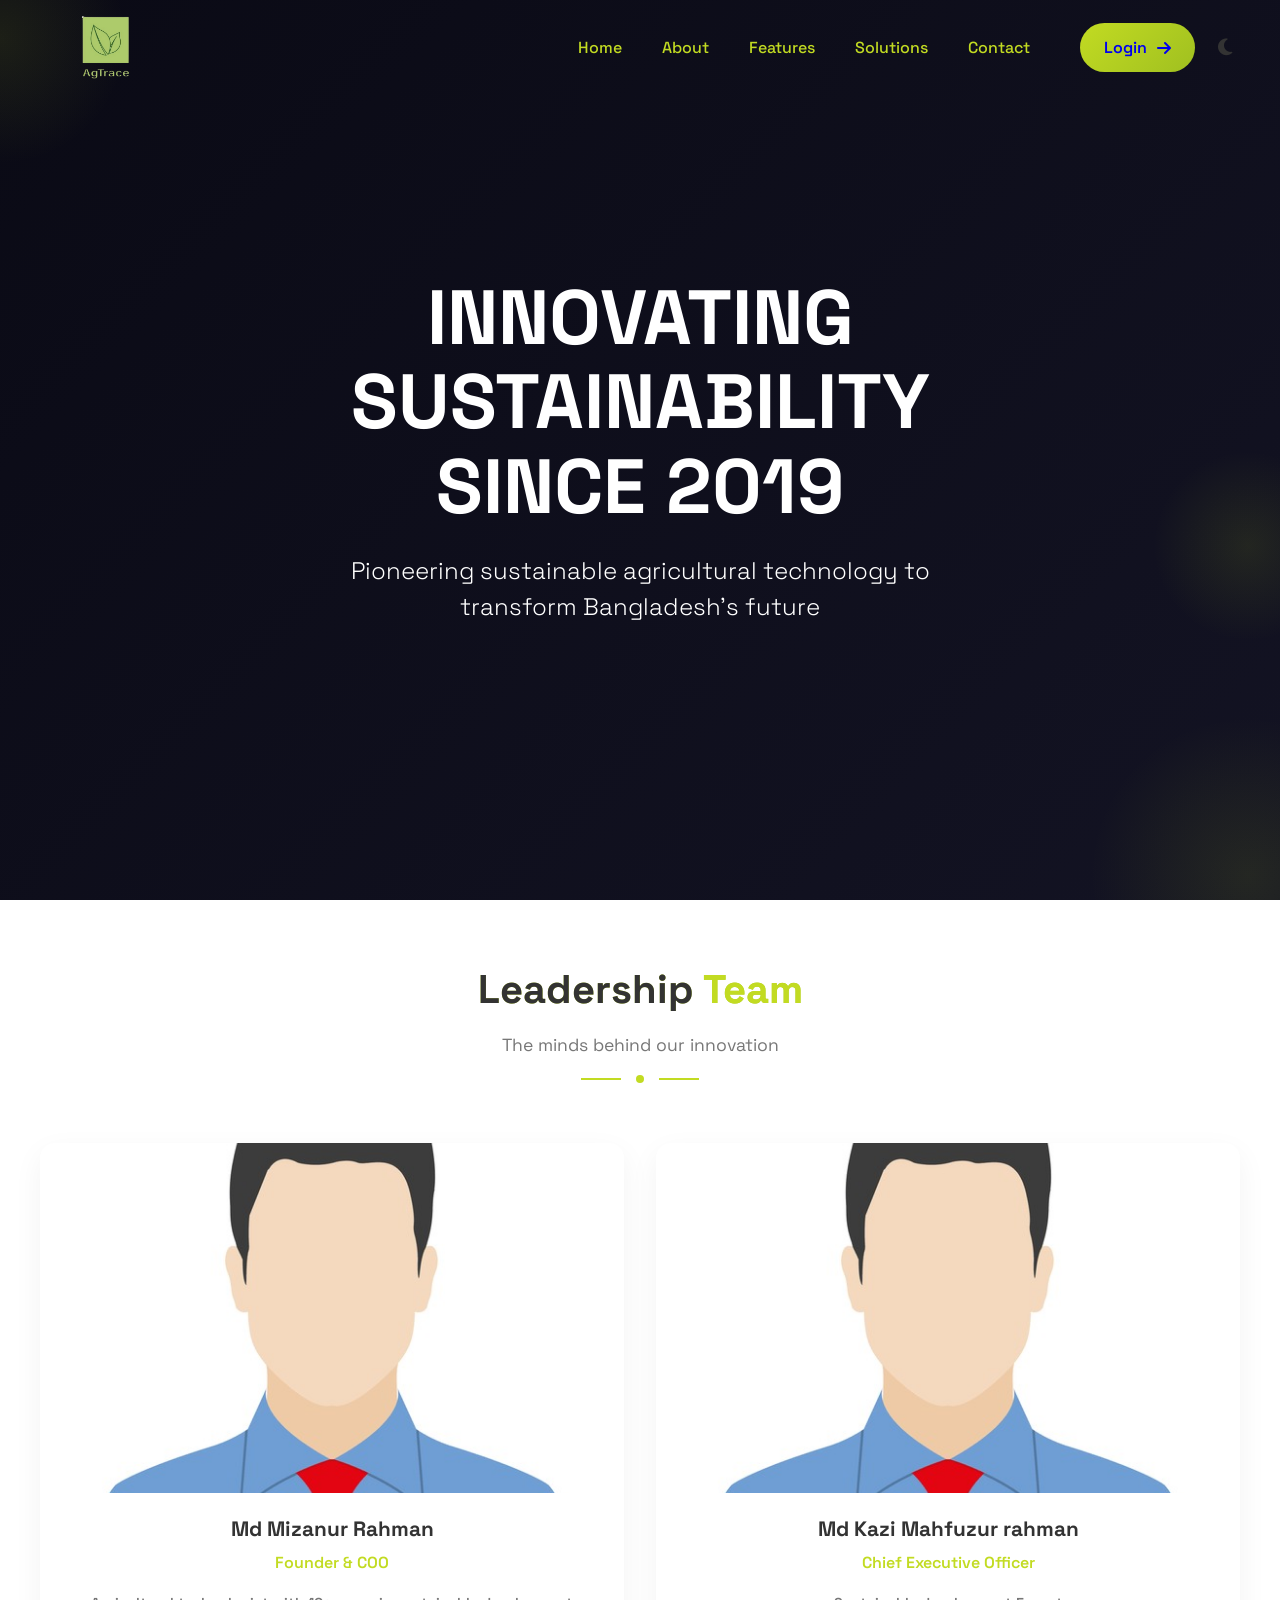
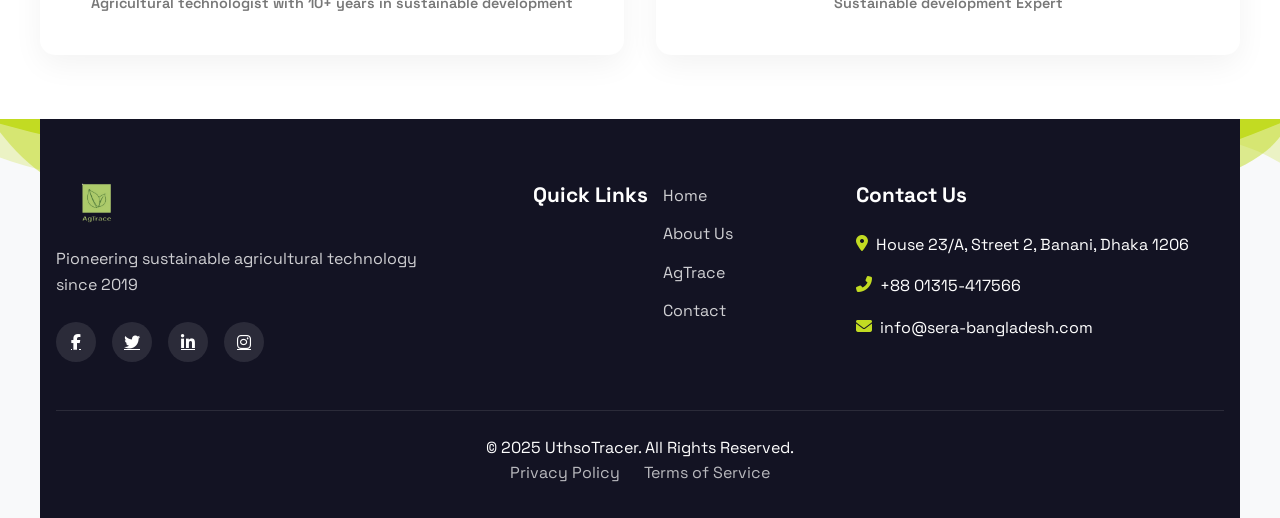
<file: about.html>
<!DOCTYPE html>
<html lang="en">
<head>
    <meta charset="UTF-8">
    <meta name="viewport" content="width=device-width, initial-scale=1.0">
    <title>UthsoTracer | About</title>
    <link rel="stylesheet" href="styles.css">
    <link href="https://cdnjs.cloudflare.com/ajax/libs/font-awesome/6.5.0/css/all.min.css" rel="stylesheet">
    <link href="https://fonts.googleapis.com/css2?family=Space+Grotesk:wght@300;400;500;600;700&display=swap" rel="stylesheet">
    <a href="#" class="back-to-top" aria-label="Back to top">
        <i class="fas fa-arrow-up"></i>
      </a>
</head>
<body>
    <header class="header">
        <nav class="navbar">
            <a href="index.html" class="logo">
                <img src="assets/newone-121212.png" alt="SERA Logo" class="logo-img">
                <span class="logo-glow"></span>
            </a>
            
            <div class="nav-container">
                <ul class="nav-links">
                    <li><a href="index.html" class="nav-link hover-underline">Home</a></li>
                    <li><a href="about.html" class="nav-link hover-underline active">About</a></li>
                    <li><a href="traceability.html" class="nav-link hover-underline">Features</a></li>
                    <!-- <li><a href="#expertise" class="nav-link hover-underline">Expertise</a></li> -->
                    <li><a href="#solutions" class="nav-link hover-underline">Solutions</a></li>
                    <li><a href="contact.html" class="nav-link hover-underline">Contact</a></li>
                </ul>

                <div class="nav-actions">
                    <a href="https://pro14.sourcetrace.com:14443/AgTrace/login_execute" class="login-btn neo-btn">
                        <span>Login</span>
                        <i class="fas fa-arrow-right"></i>
                    </a>
                    <button id="darkModeToggle" class="dark-mode-icon-btn">
                        <i id="darkModeIcon" class="fas fa-moon"></i>
                    </button>
                </div>
            </div>

            <button class="hamburger" id="hamburger-menu">
                <span></span>
                <span></span>
                <span></span>
            </button>
        </nav>
    </header>

    <main>
       <!-- Hero Section -->
    <section class="about-hero">
        <div class="hero-bg">
            <div class="hero-particle"></div>
            <div class="hero-particle"></div>
            <div class="hero-particle"></div>
        </div>
        <div class="hero-content">
            <h1 class="hero-title">
                <span class="title-line">Innovating</span>
                <span class="title-line">Sustainability</span>
                <span class="title-line">Since 2019</span>
            </h1>
            <p class="hero-subtitle">Pioneering sustainable agricultural technology to transform Bangladesh's future</p>
        </div>
    </section>

    <!-- About Content Section
    <section class="about-content">
        <div class="container">
            <div class="section-header">
                <h2 class="section-title">About SERA Bangladesh</h2>
                <p class="section-subtitle">Empowering sustainable development through innovation and technology</p>
                <div class="section-divider">
                    <div class="divider-line"></div>
                    <div class="divider-dot"></div>
                    <div class="divider-line"></div>
                </div>
            </div> -->

            <!-- <div class="about-text visible">
                <p>Founded in 2019 and headquartered in Dhaka, <span class="highlight-text">SERA Bangladesh</span> is a leading organization for sustainable development, empowers a diverse clientele government entities, non-profits, private businesses, and individuals through its multifaceted consulting services. Our unwavering commitment extends across the economic and social landscape, fostering collaboration for positive change.</p>
                
                <p>We distinguish ourselves through our cutting-edge approach, leveraging the transformative power of the Internet of Things (IoT) and traceability solutions to drive efficiency and transparency. Our comprehensive suite of services encompasses project management across various sectors, digital transformation consulting, and custom software development. Furthermore, SERA Bangladesh offers expertise in sustainability consulting, strategic planning, and food security.</p>
                
                <p>We support non-profits with capacity building and program design, and bridge the gap to funding. Notably, we assist with organic certification, agricultural research, and market entry for both domestic and foreign businesses. SERA Bangladesh further fuels progress through educational programs on critical sustainability topics.</p>
            </div>

            <div class="features-grid">
                <div class="feature-card animate">
                    <div class="feature-icon">
                        <i class="fas fa-lightbulb"></i>
                    </div>
                    <h3>Our Vision</h3>
                    <p>To be the catalyst for sustainable transformation in Bangladesh, creating a future where technology and environmental stewardship work hand in hand.</p>
                </div>
                
                <div class="feature-card animate" style="transition-delay: 0.2s">
                    <div class="feature-icon">
                        <i class="fas fa-bullseye"></i>
                    </div>
                    <h3>Our Mission</h3>
                    <p>To empower organizations and individuals with innovative solutions that drive sustainable development, economic growth, and social progress.</p>
                </div>
                
                <div class="feature-card animate" style="transition-delay: 0.4s">
                    <div class="feature-icon">
                        <i class="fas fa-handshake"></i>
                    </div>
                    <h3>Our Values</h3>
                    <p>Integrity, Innovation, Sustainability, Collaboration, and Excellence guide every aspect of our work and relationships.</p>
                </div>
            </div>
        </div>
    </section> -->

    <!-- Stats Section
    <section class="stats-section">
        <div class="container">
            <div class="stats-grid">
                <div class="stat-item">
                    <div class="stat-value">50+</div>
                    <div class="stat-label">Projects Completed</div>
                </div>
                <div class="stat-item">
                    <div class="stat-value">30+</div>
                    <div class="stat-label">Expert Team Members</div>
                </div>
                <div class="stat-item">
                    <div class="stat-value">100%</div>
                    <div class="stat-label">Client Satisfaction</div>
                </div>
                <div class="stat-item">
                    <div class="stat-value">5</div>
                    <div class="stat-label">Years of Excellence</div>
                </div>
            </div>
        </div>
    </section> -->

    <!-- Hidden Content Section (initially hidden) -->
<section id="hiddenContent" class="hidden-section" style="display: none;">
    
    <!-- About Hero (if any) -->
    <div class="about-hero">
        <!-- Your about hero content goes here -->
    </div>

    <!-- Timeline Section -->
    <section class="timeline-section">
        <div class="container">
            <div class="section-header" style="padding-top: 100px;"> 
                <h2 class="section-title">Our Journey</h2>
                <p class="section-subtitle">Milestones in our path to sustainable innovation</p>
                <div class="section-divider">
                    <div class="divider-line"></div>
                    <div class="divider-dot"></div>
                    <div class="divider-line"></div>
                </div>
            </div>

            <div class="timeline">
                <!-- Timeline items -->
                <div class="timeline-item animate">
                    <div class="timeline-date">2019</div>
                    <div class="timeline-content">
                        <h3>Foundation</h3>
                        <p>SERA Bangladesh was established in Dhaka with a vision to revolutionize agricultural sustainability through technology.</p>
                    </div>
                    <div class="timeline-dot"></div>
                </div>
                <div class="timeline-item animate" style="transition-delay: 0.2s">
                    <div class="timeline-date">2020</div>
                    <div class="timeline-content">
                        <h3>First Major Project</h3>
                        <p>Implemented IoT-based monitoring for 50 farms in northern Bangladesh, marking our entry into smart agriculture.</p>
                    </div>
                    <div class="timeline-dot"></div>
                </div>
                <div class="timeline-item animate" style="transition-delay: 0.4s">
                    <div class="timeline-date">2021</div>
                    <div class="timeline-content">
                        <h3>European Expansion</h3>
                        <p>Opened Stuttgart office to serve EU organic certification market, expanding our global footprint.</p>
                    </div>
                    <div class="timeline-dot"></div>
                </div>
                <div class="timeline-item animate" style="transition-delay: 0.6s">
                    <div class="timeline-date">2023</div>
                    <div class="timeline-content">
                        <h3>AgTrace Launch</h3>
                        <p>Introduced blockchain traceability platform for export-quality produce, revolutionizing supply chain transparency.</p>
                    </div>
                    <div class="timeline-dot"></div>
                </div>
                <div class="timeline-item animate" style="transition-delay: 0.8s">
                    <div class="timeline-date">2025</div>
                    <div class="timeline-content">
                        <h3>AI Integration</h3>
                        <p>Implemented predictive analytics across all monitoring systems, ushering in a new era of data-driven agriculture.</p>
                    </div>
                    <div class="timeline-dot"></div>
                </div>
            </div>
        </div>
    </section>

    <!-- Team Section -->
    <section class="team-section">
        <!-- Your team content goes here -->
    </section>

</section>

        <!-- Team Section with Hover Effects -->
        <section class="team-section">
            <div class="section-header">
                <h2 class="section-title">Leadership <span>Team</span></h2>
                <p class="section-subtitle">The minds behind our innovation</p>
                <div class="section-divider">
                    <div class="divider-line"></div>
                    <div class="divider-dot"></div>
                    <div class="divider-line"></div>
                </div>
            </div>

            <div class="team-grid">
                <div class="team-card">
                    <div class="team-image">
                        <img src="assets/COO.png" alt="CEO">
                        <div class="team-overlay">
                            <div class="social-links">
                                <a href="#"><i class="fab fa-linkedin-in"></i></a>
                                <a href="#"><i class="fab fa-twitter"></i></a>
                                <a href="#"><i class="fas fa-envelope"></i></a>
                            </div>
                        </div>
                    </div>
                    <div class="team-info">
                        <h3>Md Mizanur Rahman</h3>
                        <p>Founder & COO</p>
                        <div class="team-bio">
                            <p>Agricultural technologist with 10+ years in sustainable development</p>
                        </div>
                    </div>
                </div>
                
                <div class="team-card">
                    <div class="team-image">
                        <img src="assets/CEO.png" alt="CTO">
                        <div class="team-overlay">
                            <div class="social-links">
                                <a href="#"><i class="fab fa-linkedin-in"></i></a>
                                <a href="#"><i class="fab fa-github"></i></a>
                                <a href="#"><i class="fas fa-envelope"></i></a>
                            </div>
                        </div>
                    </div>
                    <div class="team-info">
                        <h3>Md Kazi Mahfuzur rahman</h3>
                        <p>Chief Executive Officer</p>
                        <div class="team-bio">
                            <p>Sustainable development Expert</p>
                        </div>
                    </div>
                </div>
            </div>
        </section>
    </main>

    <!-- Footer with Animated Background -->
    <footer class="animated-footer">
        <div class="footer-wave"></div>
        <div class="footer-content">
            <div class="footer-grid">
                <div class="footer-about">
                    <img src="assets/newone-121212.png" alt="SERA Logo" class="footer-logo">
                    <p>Pioneering sustainable agricultural technology since 2019</p>
                    <div class="footer-social">
                        <a href="#"><i class="fab fa-facebook-f"></i></a>
                        <a href="#"><i class="fab fa-twitter"></i></a>
                        <a href="#"><i class="fab fa-linkedin-in"></i></a>
                        <a href="#"><i class="fab fa-instagram"></i></a>
                    </div>
                </div>
                
                <div class="footer-links">
                    <h3>Quick Links</h3>
                    <ul>
                        <li><a href="index.html">Home</a></li>
                        <li><a href="about.html">About Us</a></li>
                        <li><a href="traceability.html">AgTrace</a></li>
                        <li><a href="contact.html">Contact</a></li>
                    </ul>
                </div>
                
                <div class="footer-contact">
                    <h3>Contact Us</h3>
                    <ul>
                        <li><i class="fas fa-map-marker-alt"></i> House 23/A, Street 2, Banani, Dhaka 1206</li>
                        <li><i class="fas fa-phone-alt"></i> +88 01315-417566</li>
                        <li><i class="fas fa-envelope"></i> info@sera-bangladesh.com</li>
                    </ul>
                </div>
            </div>
            
            <div class="footer-bottom">
                <p>&copy; 2025 UthsoTracer. All Rights Reserved.</p>
                <div class="footer-legal">
                    <a href="#">Privacy Policy</a>
                    <a href="#">Terms of Service</a>
                </div>
            </div>
        </div>
    </footer>

    <script src="script.js"></script>
</body>
</html>
</file>
<file: styles.css>
/* ===== latest solution css start ===== */

/* Enhanced Solution Cards */
.solution-card {
  position: relative;
  height: 350px;
  perspective: 1000px;
  border-radius: 15px;
  overflow: hidden;
  cursor: pointer;
  transition: all 0.5s cubic-bezier(0.25, 0.8, 0.25, 1);
}

.solution-card:hover {
  transform: translateY(-10px);
  box-shadow: 0 20px 40px rgba(0, 0, 0, 0.2);
}

.card-hologram {
  position: absolute;
  top: 0;
  left: 0;
  width: 100%;
  height: 100%;
  background: linear-gradient(45deg, 
      rgba(194, 219, 34, 0.1) 0%, 
      rgba(255, 103, 0, 0.1) 50%, 
      rgba(194, 219, 34, 0.1) 100%);
  opacity: 0;
  transition: all 0.5s ease;
  z-index: 1;
}

.solution-card:hover .card-hologram {
  opacity: 1;
  animation: hologramPulse 6s infinite;
}

@keyframes hologramPulse {
  0% { background-position: 0% 50%; }
  50% { background-position: 100% 50%; }
  100% { background-position: 0% 50%; }
}

/* Modal Styles */
.modal {
  display: none;
  position: fixed;
  z-index: 1001;
  left: 0;
  top: 0;
  width: 100%;
  height: 100%;
  overflow: auto;
  background-color: rgba(0,0,0,0.8);
  backdrop-filter: blur(5px);
  animation: fadeIn 0.3s;
}

.modal-content {
  background: var(--lighter);
  margin: 5% auto;
  padding: 30px;
  border-radius: 15px;
  max-width: 800px;
  width: 90%;
  box-shadow: 0 10px 50px rgba(0,0,0,0.3);
  position: relative;
  animation: slideUp 0.4s;
}

body.dark-mode .modal-content {
  background: var(--dark);
}

.close-modal {
  position: absolute;
  top: 15px;
  right: 25px;
  color: var(--text-light);
  font-size: 28px;
  font-weight: bold;
  cursor: pointer;
  transition: all 0.3s;
}

.close-modal:hover {
  color: var(--primary);
  transform: rotate(90deg);
}

.modal-body {
  padding: 20px 0;
}

@keyframes fadeIn {
  from { opacity: 0; }
  to { opacity: 1; }
}

@keyframes slideUp {
  from { transform: translateY(50px); }
  to { transform: translateY(0); }
}


/* Solution Detail Styles */
.solution-detail {
  display: flex;
  flex-direction: column;
  gap: 30px;
}

.solution-header {
  display: flex;
  align-items: center;
  gap: 20px;
  margin-bottom: 20px;
}

.solution-icon {
  width: 60px;
  height: 60px;
  background: linear-gradient(135deg, var(--primary), var(--primary-dark));
  border-radius: 50%;
  display: flex;
  align-items: center;
  justify-content: center;
  color: var(--dark);
  font-size: 1.5rem;
}

.solution-header h2 {
  font-size: 2rem;
  margin: 0;
  color: var(--primary);
}

.solution-body {
  display: flex;
  flex-direction: column;
  gap: 20px;
}

.solution-body p {
  font-size: 1.1rem;
  line-height: 1.6;
  color: var(--text);
}

body.dark-mode .solution-body p {
  color: var(--lighter);
}

.solution-body h3 {
  font-size: 1.5rem;
  color: var(--primary);
  margin-top: 20px;
}

.solution-body ul {
  padding-left: 20px;
  margin: 15px 0;
}

.solution-body li {
  margin-bottom: 10px;
  font-size: 1rem;
  color: var(--text);
  line-height: 1.6;
}

body.dark-mode .solution-body li {
  color: var(--lighter);
}

.solution-stats {
  display: flex;
  justify-content: space-around;
  flex-wrap: wrap;
  gap: 20px;
  margin-top: 30px;
}

.stat-item {
  text-align: center;
  flex: 1;
  min-width: 100px;
}

.stat-value {
  font-size: 2rem;
  font-weight: 700;
  color: var(--primary);
  margin-bottom: 5px;
}

.stat-label {
  font-size: 0.9rem;
  color: var(--text-light);
}



:root {
  --bg-light: #ffffff;
  --text-light: #1a1a1a;
  --card-light: #f1f1f1;
  --accent-light: #007bff;

  --bg-dark: #121212;
  --text-dark: #f0f0f0;
  --card-dark: #1f1f1f;
  --accent-dark: #00bcd4;
}

/* Default mode */
body {
  margin: 0;
  font-family: 'Segoe UI', sans-serif;
  background-color: var(--bg-light);
  color: var(--text-light);
  transition: all 0.3s ease;
}

/* Dark mode toggle */
body.dark-mode {
  background-color: var(--bg-dark);
  color: var(--text-dark);
}

/* Dashboard layout */
.dashboard-container {
  display: flex;
  justify-content: space-between;
  gap: 20px;
  padding: 20px;
  flex-wrap: wrap;
}

/* Left Column */
.sensors-column {
  flex: 1;
  min-width: 280px;
  display: flex;
  flex-direction: column;
  gap: 15px;
}

/* Right Column */
.data-column {
  flex: 1;
  min-width: 280px;
  display: flex;
  flex-direction: column;
  gap: 15px;
}

/* Sensor Cards */
.sensor-card {
  background-color: var(--card-light);
  padding: 15px;
  border-radius: 12px;
  box-shadow: 0 2px 6px rgba(0,0,0,0.1);
  transition: background 0.3s ease;
}

body.dark-mode .sensor-card {
  background-color: var(--card-dark);
  box-shadow: 0 2px 8px rgba(255, 255, 255, 0.05);
}

.sensor-header {
  display: flex;
  align-items: center;
  gap: 10px;
  margin-bottom: 10px;
  font-size: 18px;
  font-weight: 600;
}

.sensor-value {
  font-size: 24px;
  font-weight: bold;
  margin-bottom: 10px;
}

.sensor-status {
  font-size: 14px;
  display: flex;
  align-items: center;
  gap: 6px;
}

.sensor-status.normal {
  color: green;
}

.sensor-status.warning {
  color: orange;
}

.sensor-status.critical {
  color: red;
}

/* Chart Section */
.mini-chart {
  background-color: var(--card-light);
  border-radius: 12px;
  padding: 15px;
  transition: background 0.3s ease;
}

body.dark-mode .mini-chart {
  background-color: var(--card-dark);
}

.chart-header {
  display: flex;
  align-items: center;
  gap: 10px;
  font-weight: 600;
  margin-bottom: 10px;
}

.chart-bars {
  display: flex;
  justify-content: space-around;
  align-items: flex-end;
  height: 100px;
  gap: 6px;
}

.chart-bars .bar {
  width: 12px;
  background-color: var(--accent-light);
  transition: height 0.3s ease;
  border-radius: 4px;
}

body.dark-mode .chart-bars .bar {
  background-color: var(--accent-dark);
}

/* Alerts Box */
.alerts-box {
  background-color: var(--card-light);
  border-radius: 12px;
  padding: 15px;
  transition: background 0.3s ease;
}

body.dark-mode .alerts-box {
  background-color: var(--card-dark);
}

.alerts-header {
  display: flex;
  align-items: center;
  gap: 10px;
  font-weight: 600;
  margin-bottom: 10px;
}

.alert-item {
  font-size: 14px;
  margin: 5px 0;
  display: flex;
  align-items: center;
  gap: 8px;
}

.alert-item .critical {
  color: red;
}

.alert-item .warning {
  color: orange;
}

/* Responsive */
@media screen and (max-width: 768px) {
  .dashboard-container {
    flex-direction: column;
  }

  .sensors-column,
  .data-column {
    width: 100%;
  }
}


/* ===== latest solution css END ===== */


/* ===== latest importat Start all CSS 1 ===== */

/* ===== BASE STYLES ===== */
:root {
  --primary: #c2db22;
  --primary-dark: #a0c020;
  --secondary: #ff6700;
  --dark: #131323;
  --darker: #0a0a15;
  --light: #f8f9fa;
  --lighter: #ffffff;
  --text: #333333;
  --text-light: #777777;
  --transition: all 0.4s cubic-bezier(0.175, 0.885, 0.32, 1.1);
}

body {
  font-family: 'Space Grotesk', sans-serif;
  background-color: var(--light);
  color: var(--text);
  margin: 0;
  padding: 0;
  overflow-x: hidden;
  line-height: 1.6;
}

body.dark-mode {
  background-color: var(--darker);
  color: var(--lighter);
}

/* ===== TYPOGRAPHY ===== */
h1, h2, h3, h4, h5, h6 {
  font-weight: 700;
  line-height: 1.2;
  margin-top: 0;
}

h1 { font-size: 3.5rem; }
h2 { font-size: 2.8rem; }
h3 { font-size: 2rem; }
h4 { font-size: 1.5rem; }

@media (max-width: 768px) {
  h1 { font-size: 2.5rem; }
  h2 { font-size: 2rem; }
  h3 { font-size: 1.5rem; }
}

/* ===== BUTTONS ===== */
.neo-btn {
  position: relative;
  display: inline-flex;
  align-items: center;
  justify-content: center;
  padding: 12px 24px;
  border-radius: 50px;
  font-weight: 600;
  text-decoration: none;
  transition: var(--transition);
  overflow: hidden;
  z-index: 1;
  border: none;
  cursor: pointer;
}

.neo-btn::before {
  content: '';
  position: absolute;
  top: 0;
  left: 0;
  width: 100%;
  height: 100%;
  background: linear-gradient(135deg, var(--primary), var(--primary-dark));
  z-index: -1;
  transition: var(--transition);
}

.neo-btn:hover::before {
  transform: scale(1.05);
  box-shadow: 0 10px 20px rgba(194, 219, 34, 0.3);
}

.neo-btn i {
  margin-left: 10px;
  transition: var(--transition);
}

.neo-btn:hover i {
  transform: translateX(5px);
}

.primary-btn {
  color: var(--dark);
  background: var(--primary);
}

.secondary-btn {
  color: var(--lighter);
  background: transparent;
  border: 2px solid var(--lighter);
}

.secondary-btn:hover {
  background: rgba(255, 255, 255, 0.1);
}

/* ===== HEADER & NAVIGATION ===== */


.header {
  position: fixed;
  top: 0;
  left: 0;
  width: 100%;
  z-index: 1000;
  padding: 15px 0;
  transition: var(--transition);
}

.header.scrolled {
  /* background-color: rgba(255, 255, 255, 0.95); */
  background-color: white;
  box-shadow: 0 5px 20px rgba(0, 0, 0, 0.1);
  padding: 10px 0;
}

body.dark-mode .header.scrolled {
  background-color: rgba(19, 19, 35, 0.95);
  box-shadow: 0 5px 20px rgba(0, 0, 0, 0.3);
}

.navbar {
  display: flex;
  justify-content: space-between;
  align-items: center;
  max-width: 1400px;
  margin: 0 auto;
  padding: 0 40px;
}

.logo {
  position: relative;
  display: flex;
  align-items: center;
  z-index: 1001;
}

.logo-img {
  height: 65px;
  width: auto;
  transition: var(--transition);
}

.logo-glow {
  position: absolute;
  top: 50%;
  left: 50%;
  transform: translate(-50%, -50%);
  width: 60px;
  height: 60px;
  background: radial-gradient(circle, rgba(194, 219, 34, 0.4) 0%, rgba(194, 219, 34, 0) 70%);
  border-radius: 50%;
  opacity: 0;
  transition: var(--transition);
}

.logo:hover .logo-glow {
  opacity: 1;
}

.nav-container {
  display: flex;
  align-items: center;
}

.nav-links {
  display: flex;
  list-style: none;
  margin: 0;
  padding: 0;
}

.nav-link {
  color: var(--primary); /* All links green */
  text-decoration: none;
  font-weight: 500;
  padding: 10px 15px;
  margin: 0 5px;
  position: relative;
  transition: var(--transition);
}

body.dark-mode .nav-link {
  color: var(--primary); /* Green in dark mode too */
}

/* Underline hidden by default */
.nav-link.hover-underline::after {
  content: '';
  position: absolute;
  bottom: 5px;
  left: 15px;
  width: 0;
  height: 2px;
  background-color: var(--primary);
  transition: var(--transition);
}

/* Underline appears on hover */
.nav-link.hover-underline:hover::after {
  width: calc(100% - 30px);
}

.nav-link.active {
  color: var(--primary); /* Active link stays green */
}


.nav-actions {
  display: flex;
  align-items: center;
  margin-left: 30px;
}

.login-btn {
  margin-right: 15px;
}

.dark-mode-icon-btn {
  background: none;
  border: none;
  color: var(--text);
  font-size: 1.2rem;
  cursor: pointer;
  transition: var(--transition);
  padding: 8px;
  border-radius: 50%;
}

body.dark-mode .dark-mode-icon-btn {
  color: var(--primary);
}

.dark-mode-icon-btn:hover {
  transform: rotate(30deg);
}

/* Mobile Menu */
.hamburger {
  display: none;
  background: none;
  border: none;
  cursor: pointer;
  padding: 10px;
  z-index: 1001;
}

.hamburger span {
  display: block;
  width: 25px;
  height: 2px;
  background-color: var(--text);
  margin: 5px 0;
  transition: var(--transition);
}

body.dark-mode .hamburger span {
  background-color: var(--lighter);
}

.hamburger.active span:nth-child(1) {
  transform: translateY(7px) rotate(45deg);
}

.hamburger.active span:nth-child(2) {
  opacity: 0;
}

.hamburger.active span:nth-child(3) {
  transform: translateY(-7px) rotate(-45deg);
}

@media (max-width: 992px) {
  .navbar {
    padding: 0 20px;
  }
  
  .nav-container {
    position: fixed;
    top: 0;
    right: -100%;
    width: 300px;
    height: 100vh;
    background-color: var(--lighter);
    flex-direction: column;
    justify-content: center;
    align-items: flex-start;
    padding: 80px 30px;
    transition: var(--transition);
    box-shadow: -5px 0 20px rgba(0, 0, 0, 0.1);
  }

  body.dark-mode .nav-container {
    background-color: var(--dark);
  }

  .nav-container.active {
    right: 0;
  }

  .nav-links {
    flex-direction: column;
    width: 100%;
  }

  .nav-link {
    padding: 15px 0;
    margin: 5px 0;
    font-size: 1.1rem;
  }

  .nav-actions {
    margin: 30px 0 0;
    flex-direction: column;
    width: 100%;
  }

  .login-btn {
    margin: 0 0 15px;
    width: 100%;
  }

  .hamburger {
    display: block;
  }
}

/* ===== HOME PAGE STYLES ===== */

/* Hero Section */
.hero-section {
  position: relative;
  height: 100vh;
  min-height: 700px;
  display: flex;
  align-items: center;
  justify-content: center;
  overflow: hidden;
  padding: 0 20px;
  background: linear-gradient(135deg, var(--darker) 0%, var(--dark) 100%);
}

.particles-js-canvas-el {
  position: absolute;
  top: 0;
  left: 0;
  width: 100%;
  height: 100%;
}

.hero-content {
  position: relative;
  z-index: 2;
  text-align: center;
  max-width: 900px;
  margin: 0 auto;
  color: var(--lighter);
}

.hero-title {
  font-size: clamp(2.5rem, 5vw, 4rem);
  margin-bottom: 20px;
  line-height: 1.1;
}

.title-word {
  display: inline-block;
  opacity: 0;
  transform: translateY(20px);
  animation: fadeInUp 0.8s forwards;
}

.title-word-1 { animation-delay: 0.1s; }
.title-word-2 { animation-delay: 0.3s; }
.title-word-3 { animation-delay: 0.5s; }

.hero-subtitle {
  font-size: 1.2rem;
  max-width: 600px;
  margin: 0 auto 40px;
  opacity: 0;
  animation: fadeIn 1s forwards 0.7s;
}

.hero-cta {
  display: flex;
  justify-content: center;
  gap: 20px;
  opacity: 0;
  animation: fadeIn 1s forwards 0.9s;
}

.hero-scroll {
  position: absolute;
  bottom: 40px;
  left: 50%;
  transform: translateX(-50%);
  display: flex;
  flex-direction: column;
  align-items: center;
  color: var(--lighter);
  opacity: 0;
  animation: fadeIn 1s forwards 1.1s;
}

.scroll-line {
  width: 1px;
  height: 60px;
  background: linear-gradient(to top, rgba(255, 255, 255, 0.8), rgba(255, 255, 255, 0));
  margin-top: 10px;
}

/* Stats Section */
.stats-section {
  display: grid;
  grid-template-columns: repeat(auto-fit, minmax(250px, 1fr));
  gap: 20px;
  padding: 80px 20px;
  max-width: 1200px;
  margin: 0 auto;
}

.stat-card {
  position: relative;
  background-color: var(--lighter);
  border-radius: 15px;
  padding: 30px;
  text-align: center;
  overflow: hidden;
  box-shadow: 0 10px 30px rgba(0, 0, 0, 0.05);
  transition: var(--transition);
}

body.dark-mode .stat-card {
  background-color: var(--dark);
  box-shadow: 0 10px 30px rgba(0, 0, 0, 0.2);
}

.stat-card:hover {
  transform: translateY(-10px);
  box-shadow: 0 15px 40px rgba(0, 0, 0, 0.1);
}

.stat-icon {
  width: 60px;
  height: 60px;
  background: linear-gradient(135deg, var(--primary), var(--primary-dark));
  border-radius: 50%;
  display: flex;
  align-items: center;
  justify-content: center;
  margin: 0 auto 20px;
  color: var(--dark);
  font-size: 1.5rem;
}

.stat-number {
  font-size: 2.5rem;
  font-weight: 700;
  color: var(--primary);
  margin: 0 0 5px;
}

.stat-label {
  color: var(--text-light);
  font-size: 1rem;
  margin: 0;
}

body.dark-mode .stat-label {
  color: var(--lighter);
}

.stat-wave {
  position: absolute;
  bottom: 0;
  left: 0;
  width: 100%;
  height: 5px;
  background: linear-gradient(90deg, var(--primary), var(--secondary));
  opacity: 0.7;
}

/* Solutions Section */
.solutions-section {
  padding: 100px 20px;
  background-color: var(--lighter);
}

body.dark-mode .solutions-section {
  background-color: var(--darker);
}

.section-header {
  text-align: center;
  max-width: 800px;
  margin: 0 auto 60px;
}

.section-title {
  font-size: 2.5rem;
  margin-bottom: 100px;
}

.section-title span {
  color: var(--primary);
}

.section-subtitle {
  color: var(--text-light);
  font-size: 1.1rem;
  margin-bottom: 20px;
}

body.dark-mode .section-subtitle {
  color: rgba(255, 255, 255, 0.7);
}

.section-divider {
  display: flex;
  align-items: center;
  justify-content: center;
}

.divider-line {
  width: 50px;
  height: 2px;
  background-color: var(--primary);
}

.divider-dot {
  width: 8px;
  height: 8px;
  background-color: var(--primary);
  border-radius: 50%;
  margin: 0 10px;
}

.solutions-grid {
  display: grid;
  grid-template-columns: repeat(auto-fit, minmax(300px, 1fr));
  gap: 30px;
  max-width: 1200px;
  margin: 0 auto;
}

.solution-card {
  position: relative;
  height: 350px;
  perspective: 1000px;
  border-radius: 15px;
  overflow: hidden;
}

.card-content {
  position: relative;
  width: 100%;
  height: 100%;
  background: rgba(255, 255, 255, 0.1);
  backdrop-filter: blur(10px);
  border-radius: 15px;
  padding: 30px;
  box-shadow: 0 10px 30px rgba(0, 0, 0, 0.1);
  z-index: 2;
  display: flex;
  flex-direction: column;
  transition: var(--transition);
}

body.dark-mode .card-content {
  background: rgba(19, 19, 35, 0.7);
}

.card-icon {
  width: 70px;
  height: 70px;
  background: linear-gradient(135deg, var(--primary), var(--primary-dark));
  border-radius: 50%;
  display: flex;
  align-items: center;
  justify-content: center;
  font-size: 1.8rem;
  color: var(--dark);
  margin-bottom: 20px;
}

.solution-card h3 {
  font-size: 1.5rem;
  margin-bottom: 15px;
  color: var(--text);
}

body.dark-mode .solution-card h3 {
  color: var(--lighter);
}

.solution-card p {
  color: var(--text-light);
  margin-bottom: 25px;
}

body.dark-mode .solution-card p {
  color: rgba(255, 255, 255, 0.7);
}

.card-link {
  display: inline-flex;
  align-items: center;
  color: var(--primary);
  font-weight: 600;
  text-decoration: none;
  margin-top: auto;
  transition: var(--transition);
}

.card-link i {
  margin-left: 8px;
  transition: var(--transition);
}

.card-link:hover {
  color: var(--primary-dark);
}

.card-link:hover i {
  transform: translateX(5px);
}

.card-hologram {
  position: absolute;
  top: 0;
  left: 0;
  width: 100%;
  height: 100%;
  background: linear-gradient(45deg, 
    rgba(194, 219, 34, 0.1) 0%, 
    rgba(255, 103, 0, 0.1) 50%, 
    rgba(194, 219, 34, 0.1) 100%);
  opacity: 0;
  transition: var(--transition);
  z-index: 1;
}

.solution-card:hover .card-hologram {
  opacity: 1;
  animation: hologramPulse 6s infinite;
}

/* Video Parallax Section */
.video-parallax {
  position: relative;
  height: 70vh;
  min-height: 500px;
  overflow: hidden;
  display: flex;
  align-items: center;
  justify-content: center;
}

.video-parallax video {
  position: absolute;
  top: 50%;
  left: 50%;
  transform: translate(-50%, -50%);
  min-width: 100%;
  min-height: 100%;
  width: auto;
  height: auto;
  z-index: 0;
}

.parallax-overlay {
  position: absolute;
  top: 0;
  left: 0;
  width: 100%;
  height: 100%;
  background: rgba(0, 0, 0, 0.4);
  z-index: 1;
}

.parallax-content {
  position: relative;
  z-index: 2;
  text-align: center;
  color: var(--lighter);
  max-width: 800px;
  padding: 0 20px;
}

.parallax-content h2 {
  font-size: 2.5rem;
  margin-bottom: 20px;
  animation: fadeInUp 1s both;
}

.parallax-content p {
  font-size: 1.2rem;
  margin-bottom: 30px;
  animation: fadeInUp 1s both 0.3s;
}

.video-cta {
  animation: fadeInUp 1s both 0.6s;
}

/* Testimonial Section */
.testimonial-section {
  padding: 100px 20px;
  background-color: var(--lighter);
  position: relative;
}

body.dark-mode .testimonial-section {
  background-color: var(--darker);
}

.testimonial-container {
  max-width: 1200px;
  margin: 0 auto;
  overflow: hidden;
}

.testimonial-track {
  display: flex;
  transition: transform 0.5s ease;
}

.testimonial-slide {
  min-width: 100%;
  padding: 0 20px;
  box-sizing: border-box;
}

.testimonial-card {
  background-color: var(--lighter);
  border-radius: 15px;
  padding: 30px;
  box-shadow: 0 10px 30px rgba(0, 0, 0, 0.05);
  display: flex;
  align-items: center;
  max-width: 800px;
  margin: 0 auto;
}

body.dark-mode .testimonial-card {
  background-color: var(--dark);
  box-shadow: 0 10px 30px rgba(0, 0, 0, 0.2);
}

.testimonial-avatar {
  width: 100px;
  height: 100px;
  border-radius: 50%;
  overflow: hidden;
  margin-right: 30px;
  flex-shrink: 0;
}

.testimonial-avatar img {
  width: 100%;
  height: 100%;
  object-fit: cover;
}

.testimonial-content {
  flex: 1;
}

.testimonial-content p {
  font-style: italic;
  font-size: 1.1rem;
  margin-bottom: 20px;
  color: var(--text);
}

body.dark-mode .testimonial-content p {
  color: var(--lighter);
}

.testimonial-author h4 {
  font-size: 1.2rem;
  margin-bottom: 5px;
  color: var(--primary);
}

.testimonial-author span {
  color: var(--text-light);
  font-size: 0.9rem;
}

body.dark-mode .testimonial-author span {
  color: rgba(255, 255, 255, 0.6);
}

.testimonial-nav {
  display: flex;
  justify-content: center;
  align-items: center;
  margin-top: 40px;
}

.testimonial-prev,
.testimonial-next {
  background: none;
  border: none;
  color: var(--primary);
  font-size: 1.5rem;
  cursor: pointer;
  padding: 10px;
  transition: var(--transition);
}

.testimonial-prev:hover,
.testimonial-next:hover {
  color: var(--primary-dark);
}

.testimonial-dots {
  display: flex;
  margin: 0 20px;
}

.testimonial-dot {
  width: 10px;
  height: 10px;
  border-radius: 50%;
  background-color: var(--text-light);
  margin: 0 5px;
  cursor: pointer;
  transition: var(--transition);
}

body.dark-mode .testimonial-dot {
  background-color: rgba(255, 255, 255, 0.3);
}

.testimonial-dot.active {
  background-color: var(--primary);
  transform: scale(1.2);
}

/* Floating Footer */
.floating-footer {
  position: relative;
  padding: 80px 20px;
  background: linear-gradient(135deg, var(--dark), var(--darker));
  color: var(--lighter);
  text-align: center;
}

.footer-content {
  max-width: 1200px;
  margin: 0 auto;
  background-color: #007bff;
}

.footer-cta h3 {
  font-size: 2rem;
  margin-bottom: 15px;
}

.footer-cta p {
  font-size: 1.1rem;
  margin-bottom: 30px;
  opacity: 0.8;
}

.footer-btn {
  margin: 0 auto;
}

.footer-bottom {
  margin-top: 60px;
  padding-top: 30px;
  border-top: 1px solid rgba(255, 255, 255, 0.1);
}

.footer-links {
  display: flex;
  justify-content: center;
  flex-wrap: wrap;
  margin-bottom: 20px;
}

.footer-links a {
  color: var(--lighter);
  text-decoration: none;
  margin: 0 15px;
  transition: var(--transition);
}

.footer-links a:hover {
  color: var(--primary);
}

.social-links {
  display: flex;
  justify-content: center;
  margin-bottom: 20px;

    
  
}

.social-links a {
  display: flex;
  align-items: center;
  justify-content: center;
  width: 40px;
  height: 40px;
  border-radius: 50%;
  background-color: rgba(255, 255, 255, 0.1);
  color: var(--lighter);
  margin: 0 10px;
  transition: var(--transition);
  text-decoration: none;
}

.social-links a:hover {
  background-color: var(--primary);
  color: var(--dark);
  transform: translateY(-5px);
}

.footer-copy {
  font-size: 0.9rem;
  opacity: 0.7;
}

/* ===== GLOBAL STYLES ===== */
:root {
  --primary: #c2db22;
  --primary-dark: #a0c020;
  --secondary: #ff6700;
  --dark: #131323;
  --darker: #0a0a15;
  --light: #f8f9fa;
  --lighter: #ffffff;
  --text: #333333;
  --text-light: #777777;
  --transition: all 0.4s cubic-bezier(0.175, 0.885, 0.32, 1.1);
}

* {
  box-sizing: border-box;
  margin: 0;
  padding: 0;
}

body {
  font-family: 'Space Grotesk', sans-serif;
  background-color: var(--light);
  color: var(--text);
  line-height: 1.6;
  overflow-x: hidden;
}

body.dark-mode {
  background-color: var(--darker);
  color: var(--lighter);
}

/* ===== UTILITY CLASSES ===== */
.container {
  width: 100%;
  max-width: 1400px;
  margin: 0 auto;
  padding: 0 1rem;
}

.section-header {
  text-align: center;
  margin-bottom: 2rem;
}

.section-title {
  font-size: clamp(1.8rem, 5vw, 2.5rem);
  margin-bottom: 0.5rem;
}

.section-subtitle {
  color: var(--text-light);
  font-size: clamp(0.9rem, 2vw, 1.1rem);
  max-width: 700px;
  margin: 0 auto;
}

body.dark-mode .section-subtitle {
  color: rgba(255, 255, 255, 0.7);
}

.section-divider {
  display: flex;
  align-items: center;
  justify-content: center;
  margin: 1rem auto;
}

.divider-line {
  width: 40px;
  height: 2px;
  background-color: var(--primary);
}

.divider-dot {
  width: 8px;
  height: 8px;
  background-color: var(--primary);
  border-radius: 50%;
  margin: 0 10px;
}

/* ===== HERO SECTION ===== */
.about-hero {
  position: relative;
  height: 100vh;
  min-height: 600px;
  max-height: 1200px;
  display: flex;
  align-items: center;
  justify-content: center;
  overflow: hidden;
  background: linear-gradient(135deg, var(--darker), var(--dark));
}

.hero-bg {
  position: absolute;
  top: 0;
  left: 0;
  width: 100%;
  height: 100%;
  overflow: hidden;
}

.hero-particle {
  position: absolute;
  border-radius: 50%;
  background: radial-gradient(circle, var(--primary) 0%, transparent 70%);
  opacity: 0.1;
  animation: float 15s infinite linear;
}

.hero-particle:nth-child(1) {
  width: clamp(150px, 20vw, 300px);
  height: clamp(150px, 20vw, 300px);
  top: -10%;
  left: -10%;
}

.hero-particle:nth-child(2) {
  width: clamp(200px, 25vw, 400px);
  height: clamp(200px, 25vw, 400px);
  bottom: -15%;
  right: -10%;
  animation-duration: 20s;
  animation-direction: reverse;
}

.hero-particle:nth-child(3) {
  width: clamp(100px, 15vw, 200px);
  height: clamp(100px, 15vw, 200px);
  top: 50%;
  right: -5%;
  animation-delay: 2s;
}

.hero-content {
  position: relative;
  z-index: 2;
  text-align: center;
  width: 100%;
  padding: 0 1rem;
  max-width: 1200px;
  margin: 0 auto;
}

.hero-title {
  font-size: clamp(2rem, 6vw, 4rem);
  margin-bottom: 1.5rem;
  line-height: 1.2;
}

.title-line {
  display: block;
  opacity: 0;
  transform: translateY(20px);
  animation: fadeInUp 0.8s forwards;
}

.title-line:nth-child(1) { animation-delay: 0.2s; }
.title-line:nth-child(2) { animation-delay: 0.4s; }
.title-line:nth-child(3) { animation-delay: 0.6s; }

.hero-subtitle {
  font-size: clamp(1rem, 2vw, 1.5rem);
  max-width: 700px;
  margin: 0 auto 2rem;
  opacity: 0;
  animation: fadeIn 1s forwards 0.8s;
  line-height: 1.5;
}

.hero-scroll {
  position: absolute;
  bottom: 2rem;
  left: 50%;
  transform: translateX(-50%);
  display: flex;
  flex-direction: column;
  align-items: center;
  color: var(--lighter);
  opacity: 0;
  animation: fadeIn 1s forwards 1s;
  font-size: 0.9rem;
}

.scroll-line {
  width: 1px;
  height: 60px;
  background: linear-gradient(to top, rgba(255, 255, 255, 0.8), rgba(255, 255, 255, 0));
  margin-top: 0.5rem;
}

/* ===== TIMELINE SECTION ===== */
.journey-section {
  padding: 4rem 1rem;
  background-color: var(--lighter);
}

body.dark-mode .journey-section {
  background-color: var(--darker);
}

.timeline {
  position: relative;
  max-width: 1000px;
  margin: 3rem auto 0;
  padding: 0 1rem;
}

.timeline::before {
  content: '';
  position: absolute;
  top: 0;
  left: 50%;
  transform: translateX(-50%);
  width: 2px;
  height: 100%;
  background-color: var(--primary);
}

.timeline-progress {
  position: absolute;
  top: 0;
  left: 50%;
  transform: translateX(-50%);
  width: 2px;
  height: 0;
  background-color: var(--secondary);
  z-index: 1;
}

.timeline-item {
  position: relative;
  margin-bottom: 3rem;
  opacity: 0;
  transform: translateY(30px);
  transition: var(--transition);
}

.timeline-item.animate {
  opacity: 1;
  transform: translateY(0);
}

.timeline-date {
  position: absolute;
  top: 0;
  left: 50%;
  transform: translateX(-50%);
  background-color: var(--primary);
  color: var(--dark);
  padding: 0.5rem 1.5rem;
  border-radius: 20px;
  font-weight: 600;
  font-size: clamp(0.8rem, 2vw, 1rem);
  z-index: 2;
  white-space: nowrap;
}

.timeline-content {
  width: calc(50% - 40px);
  padding: 1.5rem;
  background-color: var(--lighter);
  border-radius: 10px;
  box-shadow: 0 5px 15px rgba(0, 0, 0, 0.05);
  position: relative;
}

body.dark-mode .timeline-content {
  background-color: var(--dark);
  box-shadow: 0 5px 15px rgba(0, 0, 0, 0.2);
}

.timeline-item:nth-child(odd) .timeline-content {
  left: 0;
}

.timeline-item:nth-child(even) .timeline-content {
  left: calc(50% + 40px);
}

.timeline-dot {
  position: absolute;
  top: 0;
  left: 50%;
  transform: translateX(-50%);
  width: 20px;
  height: 20px;
  background-color: var(--lighter);
  border: 4px solid var(--primary);
  border-radius: 50%;
  z-index: 2;
}

body.dark-mode .timeline-dot {
  background-color: var(--dark);
}

.timeline-content h3 {
  color: var(--primary);
  margin-bottom: 0.5rem;
  font-size: clamp(1rem, 3vw, 1.5rem);
}

.timeline-content p {
  color: var(--text-light);
  font-size: clamp(0.8rem, 2vw, 1rem);
  line-height: 1.6;
}

body.dark-mode .timeline-content p {
  color: rgba(255, 255, 255, 0.7);
}

/* ===== EXPERTISE SECTION ===== */
.expertise-section {
  padding: 4rem 1rem;
  background-color: var(--lighter);
}

body.dark-mode .expertise-section {
  background-color: var(--darker);
}

.expertise-grid {
  display: grid;
  grid-template-columns: repeat(auto-fit, minmax(250px, 1fr));
  gap: 1.5rem;
  max-width: 1200px;
  margin: 0 auto;
}

.expertise-card {
  perspective: 1000px;
  height: 300px;
}

.card-inner {
  position: relative;
  width: 100%;
  height: 100%;
  transition: transform 0.8s;
  transform-style: preserve-3d;
}

.expertise-card:hover .card-inner {
  transform: rotateY(180deg);
}

.card-front,
.card-back {
  position: absolute;
  width: 100%;
  height: 100%;
  backface-visibility: hidden;
  border-radius: 15px;
  display: flex;
  flex-direction: column;
  align-items: center;
  justify-content: center;
  padding: 2rem;
  box-shadow: 0 10px 30px rgba(0, 0, 0, 0.05);
}

body.dark-mode .card-front,
body.dark-mode .card-back {
  box-shadow: 0 10px 30px rgba(0, 0, 0, 0.2);
}

.card-front {
  background-color: var(--lighter);
}

body.dark-mode .card-front {
  background-color: var(--dark);
}

.card-back {
  background-color: var(--primary);
  color: var(--dark);
  transform: rotateY(180deg);
}

.card-icon {
  width: 70px;
  height: 70px;
  background: linear-gradient(135deg, var(--primary), var(--primary-dark));
  border-radius: 50%;
  display: flex;
  align-items: center;
  justify-content: center;
  font-size: 1.8rem;
  color: var(--dark);
  margin-bottom: 1.5rem;
}

.card-back .card-icon {
  background: var(--dark);
  color: var(--primary);
}

.card-front h3 {
  font-size: 1.3rem;
  text-align: center;
}

.card-back p {
  text-align: center;
  margin-bottom: 1.5rem;
  font-size: 0.95rem;
  line-height: 1.6;
}

.card-link {
  display: inline-flex;
  align-items: center;
  color: var(--dark);
  font-weight: 600;
  text-decoration: none;
  margin-top: auto;
  transition: var(--transition);
}

.card-link i {
  margin-left: 8px;
  transition: var(--transition);
}

.card-link:hover {
  color: var(--darker);
}

.card-link:hover i {
  transform: translateX(5px);
}

/* ===== TEAM SECTION ===== */
.team-section {
  padding: 4rem 1rem;
  background-color: var(--lighter);
}

body.dark-mode .team-section {
  background-color: var(--darker);
}

.team-grid {
  display: grid;
  grid-template-columns: repeat(auto-fit, minmax(280px, 1fr));
  gap: 2rem;
  max-width: 1200px;
  margin: 0 auto;
}

.team-card {
  background-color: var(--lighter);
  border-radius: 15px;
  overflow: hidden;
  box-shadow: 0 10px 30px rgba(0, 0, 0, 0.05);
  transition: var(--transition);
}

body.dark-mode .team-card {
  background-color: var(--dark);
  box-shadow: 0 10px 30px rgba(0, 0, 0, 0.2);
}

.team-card:hover {
  transform: translateY(-10px);
  box-shadow: 0 15px 40px rgba(0, 0, 0, 0.1);
}

.team-image {
  position: relative;
  height: 350px;
  overflow: hidden;
}

.team-image img {
  width: 100%;
  height: 100%;
  object-fit: cover;
  transition: var(--transition);
}

.team-card:hover .team-image img {
  transform: scale(1.05);
}

.team-overlay {
  position: absolute;
  top: 0;
  left: 0;
  width: 100%;
  height: 100%;
  background: rgba(0, 0, 0, 0.5);
  display: flex;
  align-items: center;
  justify-content: center;
  opacity: 0;
  transition: var(--transition);
}

.team-card:hover .team-overlay {
  opacity: 1;
}

.social-links a {
  display: inline-flex;
  align-items: center;
  justify-content: center;
  width: 40px;
  height: 40px;
  background-color: var(--primary);
  color: var(--dark);
  border-radius: 50%;
  margin: 0 0.5rem;
  font-size: 1rem;
  transition: var(--transition);
}

.social-links a:hover {
  background-color: var(--lighter);
  transform: translateY(-5px);
}

.team-info {
  padding: 1.5rem;
  text-align: center;
}

.team-info h3 {
  margin-bottom: 0.5rem;
  color: var(--text);
  font-size: 1.3rem;
}

body.dark-mode .team-info h3 {
  color: var(--lighter);
}

.team-info p {
  color: var(--primary);
  font-weight: 600;
  margin-bottom: 1rem;
}

.team-bio p {
  color: var(--text-light);
  font-size: 0.9rem;
  line-height: 1.6;
}

body.dark-mode .team-bio p {
  color: rgba(255, 255, 255, 0.7);
}

/* ===== FOOTER ===== */
.animated-footer {
  position: relative;
  overflow: hidden;
  color: var(--lighter);
}

.footer-wave {
  position: absolute;
  top: 0;
  left: 0;
  width: 100%;
  height: 100px;
  background: url('data:image/svg+xml;utf8,<svg viewBox="0 0 1200 120" xmlns="http://www.w3.org/2000/svg" preserveAspectRatio="none"><path d="M0,0V46.29c47.79,22.2,103.59,32.17,158,28,70.36-5.37,136.33-33.31,206.8-37.5C438.64,32.43,512.34,53.67,583,72.05c69.27,18,138.3,24.88,209.4,13.08,36.15-6,69.85-17.84,104.45-29.34C989.49,25,1113-14.29,1200,52.47V0Z" fill="%23c2db22" opacity=".25"/><path d="M0,0V15.81C13,36.92,27.64,56.86,47.69,72.05,99.41,111.27,165,111,224.58,91.58c31.15-10.15,60.09-26.07,89.67-39.8,40.92-19,84.73-46,130.83-49.67,36.26-2.85,70.9,9.42,98.6,31.56,31.77,25.39,62.32,62,103.63,73,40.44,10.79,81.35-6.69,119.13-24.28s75.16-39,116.92-43.05c59.73-5.85,113.28,22.88,168.9,38.84,30.2,8.66,59,6.17,87.09-7.5,22.43-10.89,48-26.93,60.65-49.24V0Z" fill="%23c2db22" opacity=".5"/><path d="M0,0V5.63C149.93,59,314.09,71.32,475.83,42.57c43-7.64,84.23-20.12,127.61-26.46,59-8.63,112.48,12.24,165.56,35.4C827.93,77.22,886,95.24,951.2,90c86.53-7,172.46-45.71,248.8-84.81V0Z" fill="%23c2db22"/></svg>');
  background-size: cover;
  background-repeat: no-repeat;
  animation: wave 10s linear infinite;
}

.footer-content {
  position: relative;
  z-index: 2;
  background-color: var(--dark);
  padding: 4rem 1rem 2rem;
}

.footer-grid {
  display: grid;
  grid-template-columns: repeat(auto-fit, minmax(250px, 1fr));
  gap: 2rem;
  max-width: 1200px;
  margin: 0 auto;
}

.footer-about img {
  height: 40px;
  margin-bottom: 1rem;
}

.footer-about p {
  opacity: 0.8;
  margin-bottom: 1.5rem;
}

.footer-social {
  display: flex;
  gap: 1rem;
}

.footer-social a {
  display: flex;
  align-items: center;
  justify-content: center;
  width: 40px;
  height: 40px;
  background-color: rgba(255, 255, 255, 0.1);
  color: var(--lighter);
  border-radius: 50%;
  transition: var(--transition);
}

.footer-social a:hover {
  background-color: var(--primary);
  color: var(--dark);
  transform: translateY(-5px);
}

.footer-links h3,
.footer-contact h3 {
  font-size: 1.3rem;
  margin-bottom: 1.5rem;
  color: var(--lighter);
}

.footer-links ul {
  list-style: none;
}

.footer-links li {
  margin-bottom: 0.8rem;
}

.footer-links a {
  color: rgba(255, 255, 255, 0.8);
  text-decoration: none;
  transition: var(--transition);
}

.footer-links a:hover {
  color: var(--primary);
  padding-left: 5px;
}

.footer-contact ul {
  list-style: none;
}

.footer-contact li {
  margin-bottom: 1rem;
  display: flex;
  align-items: flex-start;
}

.footer-contact i {
  margin-right: 0.5rem;
  color: var(--primary);
  margin-top: 0.2rem;
}

.footer-bottom {
  margin-top: 3rem;
  padding-top: 1.5rem;
  border-top: 1px solid rgba(255, 255, 255, 0.1);
  display: flex;
  flex-direction: column;
  align-items: center;
  text-align: center;
}

.footer-copy {
  margin-bottom: 1rem;
  opacity: 0.7;
}

.footer-legal {
  display: flex;
  gap: 1.5rem;
}

.footer-legal a {
  color: rgba(255, 255, 255, 0.7);
  text-decoration: none;
  transition: var(--transition);
}

.footer-legal a:hover {
  color: var(--primary);
}

/* ===== ANIMATIONS ===== */
@keyframes fadeIn {
  from { opacity: 0; }
  to { opacity: 1; }
}

@keyframes fadeInUp {
  from {
    opacity: 0;
    transform: translateY(20px);
  }
  to {
    opacity: 1;
    transform: translateY(0);
  }
}

@keyframes float {
  0% { transform: translate(0, 0); }
  50% { transform: translate(10px, 10px); }
  100% { transform: translate(0, 0); }
}

@keyframes wave {
  0% { transform: translateX(0); }
  100% { transform: translateX(-50%); }
}

/* ===== RESPONSIVE ADJUSTMENTS ===== */
@media (max-width: 768px) {
  .about-hero {
    min-height: 500px;
  }
  
  .timeline::before,
  .timeline-progress {
    left: 30px;
  }
  
  .timeline-item {
    padding-left: 70px;
  }
  
  .timeline-date {
    left: 30px;
    transform: none;
  }
  
  .timeline-content {
    width: 100%;
    left: 0 !important;
  }
  
  .timeline-dot {
    left: 30px;
    transform: none;
  }
  
  .expertise-card {
    height: 280px;
  }
  
  .team-image {
    height: 300px;
  }
}

@media (max-width: 480px) {
  .about-hero {
    min-height: 450px;
  }
  
  .hero-title {
    font-size: clamp(1.8rem, 7vw, 2.5rem);
  }
  
  .hero-subtitle {
    font-size: clamp(0.9rem, 3vw, 1.2rem);
  }
  
  .timeline::before,
  .timeline-progress {
    left: 20px;
  }
  
  .timeline-item {
    padding-left: 50px;
    margin-bottom: 2.5rem;
  }
  
  .timeline-date {
    left: 20px;
    padding: 0.3rem 1rem;
  }
  
  .timeline-dot {
    left: 20px;
    width: 16px;
    height: 16px;
    border-width: 3px;
  }
  
  .expertise-grid,
  .team-grid {
    grid-template-columns: 1fr;
  }
  
  .footer-legal {
    flex-direction: column;
    gap: 0.5rem;
  }
}

/* Landscape orientation for mobile */
@media (max-height: 500px) and (orientation: landscape) {
  .about-hero {
    height: auto;
    min-height: 100vh;
    padding: 2rem 0;
  }
  
  .hero-title {
    font-size: 2rem;
  }
  
  .hero-subtitle {
    font-size: 1rem;
    margin-bottom: 1rem;
  }
  
  .hero-scroll {
    display: none;
  }
  
  .expertise-card {
    height: 250px;
  }
  
  .team-image {
    height: 250px;
  }
}
/* ===== ANIMATIONS ===== */
@keyframes fadeIn {
  from { opacity: 0; }
  to { opacity: 1; }
}

@keyframes fadeInUp {
  from {
    opacity: 0;
    transform: translateY(20px);
  }
  to {
    opacity: 1;
    transform: translateY(0);
  }
}

@keyframes float {
  0% { transform: translate(0, 0); }
  50% { transform: translate(10px, 10px); }
  100% { transform: translate(0, 0); }
}

@keyframes hologramPulse {
  0% { background-position: 0% 50%; }
  50% { background-position: 100% 50%; }
  100% { background-position: 0% 50%; }
}

@keyframes wave {
  0% { transform: translateX(0); }
  100% { transform: translateX(-50%); }
}

/* ===== UTILITY CLASSES ===== */
.container {
  max-width: 1200px;
  margin: 0 auto;
  padding: 0 20px;
}

.section-padding {
  padding: 100px 0;
}

.text-center {
  text-align: center;
}

/* ===== DARK MODE TOGGLES ===== */
body.dark-mode .card-front {
  background-color: var(--dark);
}

body.dark-mode .solution-card h3,
body.dark-mode .solution-card p {
  color: var(--lighter);
}

body.dark-mode .card-link {
  color: var(--primary);
}

/* ===== RESPONSIVE ADJUSTMENTS ===== */
@media (max-width: 768px) {
  .hero-cta {
    flex-direction: column;
    gap: 15px;
  }
  
  .footer-grid {
    grid-template-columns: 1fr;
  }
  
  .footer-bottom {
    text-align: center;
  }
  
  .footer-legal {
    flex-direction: column;
    gap: 10px;
  }
}


/* ===== latest important end all 1 ===== */





/* ===== Innovating Sustainability Since 2019 CSS START =====



/* About Us Section Styles */
.about-section {
  position: relative;
  padding: 100px 0;
  background-color: #f9f9f9;
  overflow: hidden;
}

body.dark-mode .about-section {
  background-color: #0a0a15;
}

.about-container {
  max-width: 1200px;
  margin: 0 auto;
  padding: 0 20px;
  position: relative;
}

/* Animated background elements */
.about-bg-elements {
  position: absolute;
  top: 0;
  left: 0;
  width: 100%;
  height: 100%;
  z-index: 0;
}

.bg-circle {
  position: absolute;
  border-radius: 50%;
  filter: blur(60px);
  opacity: 0.15;
  z-index: 0;
}

.circle-1 {
  width: 300px;
  height: 300px;
  background: #c2db22;
  top: -100px;
  left: -100px;
  animation: float 15s infinite linear;
}

.circle-2 {
  width: 400px;
  height: 400px;
  background: #ff6700;
  bottom: -150px;
  right: -100px;
  animation: float 20s infinite linear reverse;
}

.bg-grid {
  position: absolute;
  top: 0;
  left: 0;
  width: 100%;
  height: 100%;
  background-image: 
      linear-gradient(rgba(0,0,0,0.05) 1px, transparent 1px),
      linear-gradient(90deg, rgba(0,0,0,0.05) 1px, transparent 1px);
  background-size: 40px 40px;
}

body.dark-mode .bg-grid {
  background-image: 
      linear-gradient(rgba(255,255,255,0.03) 1px, transparent 1px),
      linear-gradient(90deg, rgba(255,255,255,0.03) 1px, transparent 1px);
}

/* Content styling */
.about-content {
  position: relative;
  z-index: 2;
}

.section-header {
  text-align: center;
  margin-bottom: 60px;
}

.about-heading {
  font-size: clamp(2rem, 5vw, 3.5rem);
  line-height: 1.2;
  margin-bottom: 20px;
}

.heading-line {
  display: block;
  opacity: 0;
  transform: translateY(20px);
  animation: fadeInUp 0.8s forwards;
}

.heading-line:nth-child(1) { animation-delay: 0.1s; }
.heading-line:nth-child(2) { animation-delay: 0.3s; }
.heading-line:nth-child(3) { animation-delay: 0.5s; }

.header-divider {
  display: flex;
  justify-content: center;
  align-items: center;
  margin: 20px auto;
  max-width: 300px;
}

.divider-line {
  height: 2px;
  width: 40px;
  background: #c2db22;
}

.divider-dot {
  width: 8px;
  height: 8px;
  background: #c2db22;
  border-radius: 50%;
  margin: 0 15px;
}

/* Timeline */
.about-timeline {
  position: relative;
  max-width: 600px;
  margin: 0 auto 40px;
  padding-left: 60px;
}

.timeline-marker {
  position: absolute;
  left: 0;
  top: 0;
  width: 30px;
  height: 30px;
  border-radius: 50%;
  background: #c2db22;
  display: flex;
  align-items: center;
  justify-content: center;
  color: white;
  font-weight: bold;
}

.timeline-marker::after {
  content: '';
  position: absolute;
  left: 50%;
  top: 100%;
  transform: translateX(-50%);
  width: 2px;
  height: 100px;
  background: #c2db22;
}

.timeline-year {
  font-size: 1.2rem;
  font-weight: 700;
  color: #c2db22;
  margin-bottom: 10px;
}

.timeline-text {
  font-size: 1.1rem;
  line-height: 1.6;
}

/* Main content */
.about-main {
  display: flex;
  flex-wrap: wrap;
  gap: 40px;
  margin-bottom: 60px;
}

.about-text {
  flex: 1;
  min-width: 300px;
}

.reveal-text {
  margin-bottom: 30px;
  font-size: 1.1rem;
  line-height: 1.8;
  opacity: 0;
  transform: translateY(20px);
  transition: all 0.6s ease;
}

.reveal-text.visible {
  opacity: 1;
  transform: translateY(0);
}

.text-highlight {
  color: #c2db22;
  font-weight: 600;
}

.about-features {
  display: flex;
  gap: 20px;
  margin: 30px 0;
  flex-wrap: wrap;
}

.feature-card {
  flex: 1;
  min-width: 250px;
  background: white;
  padding: 25px;
  border-radius: 10px;
  box-shadow: 0 5px 15px rgba(0,0,0,0.05);
  transition: all 0.3s ease;
}

body.dark-mode .feature-card {
  background: #131323;
  box-shadow: 0 5px 15px rgba(0,0,0,0.2);
}

.feature-card:hover {
  transform: translateY(-5px);
  box-shadow: 0 10px 25px rgba(0,0,0,0.1);
}

.feature-icon {
  width: 50px;
  height: 50px;
  background: #c2db22;
  border-radius: 50%;
  display: flex;
  align-items: center;
  justify-content: center;
  color: white;
  font-size: 1.2rem;
  margin-bottom: 15px;
}

.feature-card h3 {
  font-size: 1.2rem;
  margin-bottom: 10px;
}

.feature-card p {
  font-size: 0.9rem;
  color: #666;
}

body.dark-mode .feature-card p {
  color: #aaa;
}

/* Stats */
.about-stats {
  display: flex;
  gap: 20px;
  min-width: 300px;
  flex-wrap: wrap;
}

.stat-item {
  flex: 1;
  min-width: 120px;
  text-align: center;
  padding: 20px;
  background: white;
  border-radius: 10px;
  box-shadow: 0 5px 15px rgba(0,0,0,0.05);
}

body.dark-mode .stat-item {
  background: #131323;
  box-shadow: 0 5px 15px rgba(0,0,0,0.2);
}

.stat-value {
  font-size: 2rem;
  font-weight: 700;
  color: #c2db22;
  margin-bottom: 5px;
}

.stat-label {
  font-size: 0.9rem;
  color: #666;
}

body.dark-mode .stat-label {
  color: #aaa;
}

/* Mission/Vision toggle */
.mission-vision {
  max-width: 800px;
  margin: 0 auto;
}

.mv-toggle {
  display: flex;
  margin-bottom: 20px;
  border-bottom: 1px solid #eee;
}

body.dark-mode .mv-toggle {
  border-bottom-color: #333;
}

.mv-btn {
  padding: 10px 20px;
  background: none;
  border: none;
  font-size: 1rem;
  font-weight: 600;
  color: #666;
  cursor: pointer;
  position: relative;
}

body.dark-mode .mv-btn {
  color: #aaa;
}

.mv-btn.active {
  color: #c2db22;
}

.mv-btn.active::after {
  content: '';
  position: absolute;
  bottom: -1px;
  left: 0;
  width: 100%;
  height: 2px;
  background: #c2db22;
}

.mv-content {
  padding: 20px;
  background: white;
  border-radius: 10px;
  box-shadow: 0 5px 15px rgba(0,0,0,0.05);
  min-height: 100px;
}

body.dark-mode .mv-content {
  background: #131323;
  box-shadow: 0 5px 15px rgba(0,0,0,0.2);
}

.mv-text {
  display: none;
  font-size: 1.1rem;
  line-height: 1.6;
}

.mv-text.active {
  display: block;
  animation: fadeIn 0.5s ease;
}

/* Animations */
@keyframes fadeIn {
  from { opacity: 0; }
  to { opacity: 1; }
}

@keyframes fadeInUp {
  from {
      opacity: 0;
      transform: translateY(20px);
  }
  to {
      opacity: 1;
      transform: translateY(0);
  }
}

@keyframes float {
  0% { transform: translate(0, 0); }
  50% { transform: translate(10px, 10px); }
  100% { transform: translate(0, 0); }
}

/* Responsive adjustments *
@media (max-width: 768px) {
  .about-main {
      flex-direction: column;
  }
  
  .about-stats {
      flex-direction: row;
  }
  
  .about-timeline {
      padding-left: 40px;
  }
  
  .timeline-marker::after {
      height: 80px;
  }
}

@media (max-width: 480px) {
  .about-features {
      flex-direction: column;
  }
  
  .feature-card {
      min-width: 100%;
  }
  
  .stat-item {
      min-width: calc(50% - 10px);
  }
  
  .mv-toggle {
      flex-direction: column;
      border-bottom: none;
  }
  
  .mv-btn {
      text-align: left;
      padding: 10px 0;
      border-bottom: 1px solid #eee;
  }
  
  body.dark-mode .mv-btn {
      border-bottom-color: #333;
  }
  
  .mv-btn.active::after {
      display: none;
  }
} */

/* ===== Innovating Sustainability Since 2019 CSS END ===== */






/* ===== 2025 Modern Hero Section CSS START ===== */

/* 2025 Hero Section Styles */
.hero-section {
  position: relative;
  height: 100vh;
  min-height: 800px;
  overflow: hidden;
  display: flex;
  align-items: center;
  justify-content: center;
  color: #fff;
}

.particles-container {
  position: absolute;
  top: 0;
  left: 0;
  width: 100%;
  height: 100%;
  z-index: 1;
}

.video-background {
  position: absolute;
  top: 0;
  left: 0;
  width: 100%;
  height: 100%;
  z-index: 0;
}

.video-background video {
  width: 100%;
  height: 100%;
  object-fit: cover;
}

.video-overlay {
  position: absolute;
  top: 0;
  left: 0;
  width: 100%;
  height: 100%;
  background: linear-gradient(135deg, rgba(19, 19, 35, 0.8) 0%, rgba(10, 10, 21, 0.9) 100%);
  mix-blend-mode: multiply;
}

.hero-content {
  position: relative;
  z-index: 3;
  max-width: 1200px;
  width: 90%;
  margin: 0 auto;
  text-align: center;
  padding: 0 20px;
}

.hero-text {
  margin-bottom: 50px;
}

.hero-title {
  font-size: clamp(2.5rem, 6vw, 5rem);
  font-weight: 700;
  line-height: 1.1;
  margin-bottom: 25px;
  text-transform: uppercase;
  font-family: 'Space Grotesk', sans-serif;
}

.title-word {
  display: inline-block;
  position: relative;
  margin: 0 10px;
  opacity: 0;
  transform: translateY(30px);
  animation: fadeInUp 1s forwards;
}

.title-word::after {
  content: attr(data-text);
  position: absolute;
  top: 0;
  left: 0;
  width: 0;
  height: 100%;
  color: #c2db22;
  overflow: hidden;
  white-space: nowrap;
  animation: textReveal 1.5s forwards 0.8s;
}

.title-word:nth-child(1) { animation-delay: 0.2s; }
.title-word:nth-child(2) { animation-delay: 0.4s; }
.title-word:nth-child(3) { animation-delay: 0.6s; }

.hero-subtitle {
  font-size: clamp(1rem, 2vw, 1.5rem);
  font-weight: 300;
  max-width: 700px;
  margin: 0 auto;
  opacity: 0;
  transform: translateY(20px);
  animation: fadeInUp 1s forwards 0.8s;
}

.subtitle-line {
  display: block;
}

.hero-actions {
  display: flex;
  justify-content: center;
  gap: 20px;
  margin-bottom: 80px;
  flex-wrap: wrap;
}

.cta-button {
  position: relative;
  display: inline-flex;
  align-items: center;
  justify-content: center;
  padding: 18px 35px;
  border-radius: 50px;
  font-weight: 600;
  font-size: 1.1rem;
  text-decoration: none;
  overflow: hidden;
  z-index: 1;
  transition: all 0.4s cubic-bezier(0.175, 0.885, 0.32, 1.1);
}

.primary-cta {
  background: #c2db22;
  color: #131323;
}

.secondary-cta {
  border: 2px solid #fff;
  color: #fff;
}


.hover-effect {
  position: absolute;
  top: 0;
  left: 0;
  width: 100%;
  height: 100%;
  background: linear-gradient(90deg, rgba(102, 220, 11, 0.1) 0%, rgba(170, 238, 12, 0.3) 100%);
  /* transform: translateX(-100%);
  transition: transform 0.6s ease; */
  z-index: -1;
}

.cta-button:hover .hover-effect {
  transform: translateX(0);
  /* background-color: #c2db22; */
}

.secondary-cta:hover {
  background: rgba(255,255,255,0.1);
}

.scroll-indicator {
  position: absolute;
  bottom: 40px;
  left: 50%;
  transform: translateX(-50%);
  display: flex;
  flex-direction: column;
  align-items: center;
  opacity: 0;
  animation: fadeIn 1s forwards 1.5s;
}

.scroll-line {
  width: 1px;
  height: 60px;
  background: linear-gradient(to top, rgba(255,255,255,0.8), rgba(255,255,255,0));
  margin-bottom: 10px;
}

.scroll-indicator p {
  font-size: 0.9rem;
  letter-spacing: 2px;
  text-transform: uppercase;
}

.floating-elements {
  position: absolute;
  top: 0;
  left: 0;
  width: 100%;
  height: 100%;
  pointer-events: none;
  z-index: 2;
}

.float-element {
  position: absolute;
  border-radius: 50%;
  background: radial-gradient(circle, rgba(194,219,34,0.2) 0%, rgba(194,219,34,0) 70%);
  animation: float 15s infinite linear;
}

.element-1 {
  width: 300px;
  height: 300px;
  top: 20%;
  left: 10%;
  animation-duration: 20s;
}

.element-2 {
  width: 200px;
  height: 200px;
  bottom: 15%;
  right: 10%;
  animation-duration: 15s;
  animation-delay: 2s;
}

.element-3 {
  width: 150px;
  height: 150px;
  top: 50%;
  right: 20%;
  animation-duration: 12s;
  animation-delay: 4s;
}

/* Animations */
@keyframes fadeInUp {
  from {
      opacity: 0;
      transform: translateY(30px);
  }
  to {
      opacity: 1;
      transform: translateY(0);
  }
}

@keyframes textReveal {
  from { width: 0; }
  to { width: 100%; }
}

@keyframes float {
  0% { transform: translate(0, 0) rotate(0deg); }
  50% { transform: translate(20px, 20px) rotate(180deg); }
  100% { transform: translate(0, 0) rotate(360deg); }
}

/* Responsive Adjustments */
@media (max-width: 768px) {
  .hero-section {
      min-height: 700px;
  }
  
  .hero-title {
      font-size: clamp(2rem, 8vw, 3.5rem);
  }
  
  .hero-actions {
      flex-direction: column;
      gap: 15px;
  }
  
  .cta-button {
      width: 100%;
      max-width: 250px;
      margin: 0 auto;
  }
  
  .float-element {
      display: none;
  }
}

/* Dark Mode Adjustments */
body.dark-mode .video-overlay {
  background: linear-gradient(135deg, rgba(10, 10, 21, 0.9) 0%, rgba(5, 5, 15, 0.95) 100%);
}

body.dark-mode .secondary-cta {
  border-color: rgba(255,255,255,0.5);
}

body.dark-mode .secondary-cta:hover {
  background: rgba(255,255,255,0.05);
}



/* ===== 2025 Modern Hero Section CSS END ===== */




/* ===== Responsive and Back2top CSS START ===== */

/* ===== Responsive Fixes for All Devices ===== */
@media (max-width: 1200px) {
  .feature-container {
    flex-direction: column;
    gap: 30px;
  }
  
  .feature-image, 
  .feature-content {
    width: 100% !important;
  }
  
  .feature-image img {
    width: 100%;
    max-width: 600px;
    margin: 0 auto;
    display: block;
  }
}

@media (max-width: 768px) {
  .navbar {
    padding: 15px 20px;
  }
  
  .nav-links, 
  .auth-links {
    display: none;
  }
  
  .hamburger {
    display: block;
  }
  
  .agtrace-hero-content {
    padding: 0 20px;
  }
  
  .agtrace-title {
    font-size: 2.5rem !important;
  }
  
  .agtrace-subtitle {
    font-size: 1.2rem !important;
  }
}

@media (max-width: 480px) {
  .feature-benefits li {
    font-size: 0.9rem;
  }
  
  .agtrace-cta h2 {
    font-size: 1.8rem !important;
  }
}

/* ===== 2025 Modern Back to Top Button ===== */
.back-to-top {
  position: fixed;
  bottom: 30px;
  right: 30px;
  width: 60px;
  height: 60px;
  background: var(--primary);
  color: var(--dark);
  border-radius: 50%;
  display: flex;
  align-items: center;
  justify-content: center;
  font-size: 1.5rem;
  text-decoration: none;
  box-shadow: 0 10px 25px rgba(194, 219, 34, 0.3);
  z-index: 999;
  opacity: 0;
  transform: translateY(20px);
  transition: all 0.4s cubic-bezier(0.175, 0.885, 0.32, 1.1);
  border: none;
  cursor: pointer;
}

.back-to-top.visible {
  opacity: 1;
  transform: translateY(0);
}

.back-to-top::before {
  content: '';
  position: absolute;
  top: 0;
  left: 0;
  width: 100%;
  height: 100%;
  background: linear-gradient(135deg, var(--primary), var(--primary-dark));
  border-radius: 50%;
  z-index: -1;
  transition: all 0.4s ease;
}

.back-to-top:hover {
  transform: translateY(-5px) scale(1.05);
  box-shadow: 0 15px 30px rgba(194, 219, 34, 0.4);
}

.back-to-top:hover::before {
  transform: scale(1.1);
}

.back-to-top::after {
  content: '';
  position: absolute;
  top: -5px;
  left: -5px;
  right: -5px;
  bottom: -5px;
  border: 2px solid var(--primary);
  border-radius: 50%;
  animation: pulse 2s infinite;
  opacity: 0;
}

.back-to-top:hover::after {
  animation: none;
  opacity: 1;
}

@keyframes pulse {
  0% {
    transform: scale(0.9);
    opacity: 0.7;
  }
  70% {
    transform: scale(1.3);
    opacity: 0;
  }
  100% {
    transform: scale(0.9);
    opacity: 0;
  }
}

/* AgTrace Specific Responsive Styles */
.agtrace-hero {
  height: 60vh;
  min-height: 500px;
  display: flex;
  align-items: center;
  justify-content: center;
  background: linear-gradient(135deg, var(--darker), var(--dark));
  position: relative;
  overflow: hidden;
}

.agtrace-hero-content {
  text-align: center;
  color: white;
  z-index: 2;
  max-width: 1200px;
  margin: 0 auto;
  padding: 0 20px;
}

.agtrace-title {
  font-size: 2.5rem;
  margin-bottom: 20px;
  animation: fadeInUp 1s both;
}

.agtrace-subtitle {
  font-size: 1.5rem;
  max-width: 700px;
  margin: 0 auto;
  animation: fadeInUp 1s both 0.3s;
}

.feature-container {
  display: flex;
  align-items: center;
  max-width: 1200px;
  margin: 0 auto 80px;
  padding: 0 20px;
  opacity: 0;
  transition: all 0.6s ease;
}

.feature-container.animate {
  opacity: 1;
}

.feature-container:nth-child(even) {
  flex-direction: row-reverse;
}

.feature-image {
  flex: 1;
  padding: 20px;
}

.feature-content {
  flex: 1;
  padding: 20px;
}

.feature-benefits {
  list-style: none;
  padding: 0;
  margin: 20px 0;
}

.feature-benefits li {
  margin-bottom: 10px;
  display: flex;
  align-items: center;
}

.feature-benefits i {
  margin-right: 10px;
  color: var(--primary);
}

.agtrace-cta {
  background: linear-gradient(135deg, var(--primary), var(--primary-dark));
  padding: 80px 20px;
  text-align: center;
  color: var(--dark);
}

.agtrace-cta h2 {
  font-size: 2.5rem;
  margin-bottom: 20px;
}

.agtrace-cta p {
  font-size: 1.2rem;
  margin-bottom: 30px;
  max-width: 700px;
  margin-left: auto;
  margin-right: auto;
}

.cta-button {
  display: inline-block;
  padding: 15px 30px;
  background: var(--dark);
  color: white;
  border-radius: 50px;
  text-decoration: none;
  font-weight: 600;
  transition: all 0.3s ease;
  border: 2px solid var(--dark);
}

.cta-button:hover {
  background: transparent;
  color: var(--dark);
}



/* ===== Responsive and Back2top CSS END ===== */


/* ===== Hamburger click open/close CSS START ===== */


/* ===== Mobile Menu Overhaul ===== */
@media (max-width: 768px) {
  /* Make sure hamburger is visible */
  .hamburger {
    display: flex !important;
    visibility: visible !important;
    width: 30px;
    height: 24px;
    position: relative;
    z-index: 1001;
    background: transparent;
    border: none;
    padding: 0;
    cursor: pointer;
  }

  .hamburger span {
    display: block;
    width: 100%;
    height: 3px;
    background: var(--text);
    position: absolute;
    left: 0;
    transition: all 0.3s ease;
  }

  body.dark-mode .hamburger span {
    background: var(--lighter);
  }

  .hamburger span:nth-child(1) {
    top: 0;
  }

  .hamburger span:nth-child(2) {
    top: 50%;
    transform: translateY(-50%);
  }

  .hamburger span:nth-child(3) {
    bottom: 0;
  }

  .hamburger.active span:nth-child(1) {
    top: 50%;
    transform: translateY(-50%) rotate(45deg);
  }

  .hamburger.active span:nth-child(2) {
    opacity: 0;
  }

  .hamburger.active span:nth-child(3) {
    bottom: 50%;
    transform: translateY(50%) rotate(-45deg);
  }

  /* Mobile menu container */
  .nav-container {
    position: fixed;
    top: 0;
    right: -100%;
    width: 85%;
    max-width: 350px;
    height: 100vh;
    background: var(--lighter);
    box-shadow: -5px 0 30px rgba(0, 0, 0, 0.1);
    padding: 80px 30px 30px;
    transition: all 0.5s cubic-bezier(0.77, 0.2, 0.05, 1);
    z-index: 1000;
    overflow-y: auto;
  }

  body.dark-mode .nav-container {
    background: var(--dark);
    box-shadow: -5px 0 30px rgba(0, 0, 0, 0.3);
  }

  .nav-container.active {
    right: 0;
  }

  /* Menu items styling */
  .nav-links {
    display: flex;
    flex-direction: column;
    margin-bottom: 30px;
  }

  .nav-link {
    padding: 15px 0;
    margin: 0;
    font-size: 1.1rem;
    color: var(--text);
    border-bottom: 1px solid rgba(0, 0, 0, 0.05);
    transition: all 0.3s ease;
  }

  body.dark-mode .nav-link {
    color: var(--lighter);
    border-bottom-color: rgba(255, 255, 255, 0.05);
  }

  .nav-link:hover {
    color: var(--primary);
    padding-left: 10px;
  }

  /* Dark mode toggle in mobile */
  .dark-mode-icon-btn {
    display: flex !important;
    position: absolute;
    top: 25px;
    right: 70px;
    background: rgba(0, 0, 0, 0.05);
    width: 40px;
    height: 40px;
    border-radius: 50%;
    align-items: center;
    justify-content: center;
    z-index: 1001;
  }

  body.dark-mode .dark-mode-icon-btn {
    background: rgba(255, 255, 255, 0.05);
  }

  /* Login button styling */
  .login-btn {
    width: 100%;
    text-align: center;
    margin-top: 20px;
  }

  /* Overlay when menu is open */
  .menu-overlay {
    position: fixed;
    top: 0;
    left: 0;
    width: 100%;
    height: 100%;
    background: rgba(0, 0, 0, 0.5);
    backdrop-filter: blur(5px);
    z-index: 999;
    opacity: 0;
    visibility: hidden;
    transition: all 0.3s ease;
  }

  .menu-overlay.active {
    opacity: 1;
    visibility: visible;
  }
}



/* ===== Hamburger click open/close CSS END ===== */





/* ===== Contact page rdesign css START ===== */

/* ===== 2025 Modern Contact Section ===== */
.contact-section {
  position: relative;
  padding: 100px 0;
  background: linear-gradient(135deg, #f9f9f9 0%, #ffffff 100%);
  overflow: hidden;
}

body.dark-mode .contact-section {
  background: linear-gradient(135deg, #0a0a15 0%, #131323 100%);
}

.contact-particles {
  position: absolute;
  top: 0;
  left: 0;
  width: 100%;
  height: 100%;
  pointer-events: none;
  z-index: 0;
}

.particle {
  position: absolute;
  border-radius: 50%;
  background: radial-gradient(circle, rgba(194,219,34,0.1) 0%, transparent 70%);
  animation: float 15s infinite linear;
}

.particle-1 {
  width: 300px;
  height: 300px;
  top: 20%;
  left: 10%;
  animation-duration: 20s;
}

.particle-2 {
  width: 200px;
  height: 200px;
  bottom: 15%;
  right: 10%;
  animation-duration: 15s;
  animation-delay: 2s;
}

.particle-3 {
  width: 150px;
  height: 150px;
  top: 50%;
  right: 20%;
  animation-duration: 12s;
  animation-delay: 4s;
}

.contact-container {
  display: grid;
  grid-template-columns: 1fr 1fr;
  max-width: 1400px;
  margin: 0 auto;
  padding: 0 40px;
  position: relative;
  z-index: 1;
  gap: 40px;
}

.contact-form-container {
  background: rgba(255, 255, 255, 0.9);
  backdrop-filter: blur(10px);
  border-radius: 20px;
  padding: 50px;
  box-shadow: 0 15px 40px rgba(0, 0, 0, 0.05);
}

body.dark-mode .contact-form-container {
  background: rgba(19, 19, 35, 0.9);
  box-shadow: 0 15px 40px rgba(0, 0, 0, 0.2);
}

.form-header {
  text-align: center;
  margin-bottom: 40px;
}

.section-title {
  font-size: 2.5rem;
  margin-bottom: 15px;
  background: linear-gradient(90deg, #c2db22, #a0c020);
  -webkit-background-clip: text;
  background-clip: text;
  color: transparent;
}

.section-subtitle {
  color: var(--text-light);
  font-size: 1.1rem;
  margin-bottom: 20px;
}

.header-divider {
  display: flex;
  align-items: center;
  justify-content: center;
  margin-top: 20px;
}

.divider-line {
  width: 40px;
  height: 2px;
  background: var(--primary);
}

.divider-dot {
  width: 8px;
  height: 8px;
  background: var(--primary);
  border-radius: 50%;
  margin: 0 15px;
}

.contact-form-2025 {
  display: flex;
  flex-direction: column;
  gap: 25px;
}

.input-group {
  position: relative;
  margin-bottom: 15px;
}

.input-group.floating input,
.input-group.floating textarea,
.input-group.floating select {
  width: 100%;
  padding: 15px;
  background: transparent;
  border: none;
  border-bottom: 2px solid rgba(0, 0, 0, 0.1);
  font-size: 1rem;
  transition: all 0.3s ease;
}

body.dark-mode .input-group.floating input,
body.dark-mode .input-group.floating textarea,
body.dark-mode .input-group.floating select {
  border-bottom: 2px solid rgba(255, 255, 255, 0.1);
  color: white;
}

.input-group.floating label {
  position: absolute;
  top: 15px;
  left: 15px;
  color: var(--text-light);
  pointer-events: none;
  transition: all 0.3s ease;
}

body.dark-mode .input-group.floating label {
  color: rgba(255, 255, 255, 0.6);
}

.input-group.floating input:focus,
.input-group.floating textarea:focus,
.input-group.floating select:focus,
.input-group.floating input:not(:placeholder-shown),
.input-group.floating textarea:not(:placeholder-shown),
.input-group.floating select:not(:placeholder-shown) {
  border-bottom: 2px solid var(--primary);
}

.input-group.floating input:focus ~ label,
.input-group.floating textarea:focus ~ label,
.input-group.floating select:focus ~ label,
.input-group.floating input:not(:placeholder-shown) ~ label,
.input-group.floating textarea:not(:placeholder-shown) ~ label,
.input-group.floating select:not(:placeholder-shown) ~ label {
  top: -20px;
  left: 0;
  font-size: 0.8rem;
  color: var(--primary);
}

.input-highlight {
  position: absolute;
  bottom: 0;
  left: 0;
  width: 0;
  height: 2px;
  background: var(--primary);
  transition: all 0.3s ease;
}

.input-group.floating input:focus ~ .input-highlight,
.input-group.floating textarea:focus ~ .input-highlight,
.input-group.floating select:focus ~ .input-highlight {
  width: 100%;
}

/* Improved Select Dropdown */
.select-group {
  position: relative;
}

.select-group select {
  appearance: none;
  -webkit-appearance: none;
  padding-right: 40px;
  cursor: pointer;
}

.select-arrow {
  position: absolute;
  top: 50%;
  right: 15px;
  transform: translateY(-50%);
  width: 0;
  height: 0;
  border-left: 6px solid transparent;
  border-right: 6px solid transparent;
  border-top: 6px solid var(--text-light);
  pointer-events: none;
  transition: all 0.3s ease;
}

body.dark-mode .select-arrow {
  border-top-color: rgba(255, 255, 255, 0.6);
}

.select-group.focused .select-arrow {
  transform: translateY(-50%) rotate(180deg);
}

/* Dark mode dropdown options */
body.dark-mode .input-group.floating select option {
  background-color: #131323;
  color: white;
}

.submit-btn-2025 {
  position: relative;
  display: inline-flex;
  align-items: center;
  justify-content: center;
  padding: 15px 30px;
  background: var(--primary);
  color: var(--dark);
  border: none;
  border-radius: 50px;
  font-weight: 600;
  font-size: 1rem;
  cursor: pointer;
  overflow: hidden;
  z-index: 1;
  transition: all 0.3s ease;
  margin-top: 20px;
}

.submit-btn-2025 .icon-wrapper {
  width: 24px;
  height: 24px;
  margin-left: 10px;
  transition: all 0.3s ease;
}

.submit-btn-2025 .send-icon {
  fill: var(--dark);
  width: 100%;
  height: 100%;
}

.submit-btn-2025 .hover-effect {
  position: absolute;
  top: 0;
  left: 0;
  width: 100%;
  height: 100%;
  background: rgba(255, 255, 255, 0.2);
  transform: translateX(-100%);
  transition: all 0.4s ease;
  z-index: -1;
}

.submit-btn-2025:hover {
  transform: translateY(-3px);
  box-shadow: 0 10px 20px rgba(194, 219, 34, 0.3);
}

.submit-btn-2025:hover .icon-wrapper {
  transform: translateX(5px);
}

.submit-btn-2025:hover .hover-effect {
  transform: translateX(0);
}

/* Contact Info Section */
.contact-info-container {
  background: rgba(255, 255, 255, 0.9);
  backdrop-filter: blur(10px);
  border-radius: 20px;
  padding: 50px;
  box-shadow: 0 15px 40px rgba(0, 0, 0, 0.05);
  height: fit-content;
}

body.dark-mode .contact-info-container {
  background: rgba(19, 19, 35, 0.9);
  box-shadow: 0 15px 40px rgba(0, 0, 0, 0.2);
}

.info-card {
  display: flex;
  flex-direction: column;
  gap: 30px;
}

.info-title {
  font-size: 1.8rem;
  margin-bottom: 20px;
  color: var(--primary);
}

.location-card {
  background: rgba(255, 255, 255, 0.7);
  backdrop-filter: blur(5px);
  border-radius: 15px;
  padding: 25px;
  transition: all 0.3s ease;
  border-left: 4px solid transparent;
  cursor: pointer;
}

body.dark-mode .location-card {
  background: rgba(30, 30, 50, 0.7);
}

.location-card.active {
  border-left: 4px solid var(--primary);
  transform: translateX(10px);
}

.location-card:hover {
  transform: translateY(-3px);
  box-shadow: 0 5px 15px rgba(0, 0, 0, 0.1);
}

body.dark-mode .location-card:hover {
  box-shadow: 0 5px 15px rgba(0, 0, 0, 0.3);
}

.location-header {
  display: flex;
  align-items: center;
  gap: 10px;
  margin-bottom: 15px;
}

.location-address {
  margin-bottom: 15px;
  line-height: 1.6;
  display: flex;
  align-items: flex-start;
}

.location-address i {
  color: var(--primary);
  margin-right: 8px;
  margin-top: 3px;
}

.contact-link {
  display: flex;
  align-items: center;
  gap: 10px;
  color: var(--text-light);
  text-decoration: none;
  transition: all 0.3s ease;
  margin-bottom: 10px;
}

body.dark-mode .contact-link {
  color: rgba(255, 255, 255, 0.7);
}

.contact-link i {
  color: var(--primary);
}

.contact-link:hover {
  color: var(--primary);
  transform: translateX(5px);
}

/* Map Section */
.map-container {
  margin-top: 30px;
}

.map-toggle {
  display: flex;
  gap: 10px;
  margin-bottom: 20px;
}

.map-btn {
  padding: 8px 20px;
  background: rgba(194, 219, 34, 0.1);
  border: none;
  border-radius: 50px;
  color: var(--text-light);
  font-weight: 500;
  cursor: pointer;
  transition: all 0.3s ease;
}

body.dark-mode .map-btn {
  color: rgba(255, 255, 255, 0.7);
}

.map-btn.active {
  background: var(--primary);
  color: var(--dark);
}

.dynamic-map {
  position: relative;
  height: 350px;
  border-radius: 15px;
  overflow: hidden;
  box-shadow: 0 10px 30px rgba(0, 0, 0, 0.1);
}

.map-iframe {
  position: absolute;
  top: 0;
  left: 0;
  width: 100%;
  height: 100%;
  border: none;
  opacity: 0;
  transition: opacity 0.5s ease;
}

.map-iframe.active {
  opacity: 1;
}

/* Responsive Design */
@media (max-width: 1200px) {
  .contact-container {
      grid-template-columns: 1fr;
      gap: 50px;
  }
  
  .contact-form-container,
  .contact-info-container {
      padding: 40px;
  }
}

@media (max-width: 768px) {
  .contact-section {
      padding: 120px 0;
  }
  
  .contact-container {
      padding: 0 20px;
  }
  
  .section-title {
      font-size: 2rem;
  }
  
  .contact-form-container,
  .contact-info-container {
      padding: 30px;
  }
  
  .info-title {
      font-size: 1.5rem;
  }
}

@media (max-width: 480px) {
  .contact-form-container,
  .contact-info-container {
      padding: 25px;
  }
  
  .form-header {
      margin-bottom: 30px;
  }
  
  .section-title {
      font-size: 1.8rem;
  }
  
  .submit-btn-2025 {
      width: 100%;
  }
  
  .map-toggle {
      flex-direction: column;
  }
}

/* Animations */
@keyframes float {
  0% { transform: translate(0, 0); }
  50% { transform: translate(10px, 10px); }
  100% { transform: translate(0, 0); }
}
/* ===== Contact page rdesign css END ===== */






/* ===== Traceability redesign css START ===== */

/* ===== Fully Responsive AGTRACE PREVIEW SECTION ===== */
.agtrace-preview {
  padding: 8rem 1rem;
  text-align: center;
  background-color: var(--lighter);
  width: 100%;
  box-sizing: border-box;
}

body.dark-mode .agtrace-preview {
  background-color: var(--dark);
}

.section-header {
  max-width: 1200px;
  margin: 0 auto 2rem;
  padding: 0 5rem;
}

.section-header h2 {
  font-size: 2rem;
  margin-bottom: 1rem;
  line-height: 1.3;
  color: var(--text);
}

body.dark-mode .section-header h2 {
  color: var(--lighter);
}

.section-header p {
  color: var(--text-light);
  max-width: 600px;
  margin: 0 auto;
  font-size: 1.1rem;
  line-height: 1.6;
}

body.dark-mode .section-header p {
  color: rgba(255, 255, 255, 0.7);
}

.agtrace-features {
  display: flex;
  flex-wrap: wrap;
  justify-content: center;
  gap: 1.5rem;
  max-width: 1200px;
  margin: 0 auto;
  padding: 0 1rem;
}

.feature-card {
  background-color: var(--light);
  padding: 1.5rem;
  border-radius: 0.5rem;
  box-shadow: 0 5px 15px rgba(0, 0, 0, 0.05);
  transition: all 0.3s ease;
  width: 100%;
  max-width: 350px;
  box-sizing: border-box;
}

body.dark-mode .feature-card {
  background-color: var(--darker);
  box-shadow: 0 5px 15px rgba(0, 0, 0, 0.2);
}

.feature-card:hover {
  transform: translateY(-5px);
  box-shadow: 0 10px 25px rgba(0, 0, 0, 0.1);
}

.feature-icon {
  width: 60px;
  height: 60px;
  background-color: var(--primary);
  border-radius: 50%;
  display: flex;
  align-items: center;
  justify-content: center;
  margin: 0 auto 1rem;
  color: var(--dark);
  font-size: 1.5rem;
}

.feature-card h3 {
  font-size: 1.25rem;
  margin-bottom: 0.75rem;
  color: var(--text);
}

body.dark-mode .feature-card h3 {
  color: var(--lighter);
}

.feature-card p {
  color: var(--text-light);
  font-size: 0.95rem;
  line-height: 1.5;
  margin: 0;
}

body.dark-mode .feature-card p {
  color: rgba(255, 255, 255, 0.7);
}

/* Responsive Breakpoints */
@media (max-width: 768px) {
  .agtrace-preview {
      padding: 8rem 1rem;
  }
  
  .section-header h2 {
      font-size: 1.75rem;
  }
  
  .section-header p {
      font-size: 1rem;
  }
  
  .feature-card {
      max-width: 100%;
  }
}

@media (max-width: 480px) {
  .agtrace-preview {
      padding: 8rem 0.5rem;
  }
  
  .section-header {
      margin-bottom: 1.5rem;
      padding: 0 0.5rem;
  }
  
  .section-header h2 {
      font-size: 1.5rem;
  }
  
  .section-header p {
      font-size: 0.9rem;
  }
  
  .agtrace-features {
      gap: 1rem;
      padding: 0 0.5rem;
  }
  
  .feature-card {
      padding: 1.25rem;
  }
  
  .feature-icon {
      width: 50px;
      height: 50px;
      font-size: 1.25rem;
  }
  
  .feature-card h3 {
      font-size: 1.1rem;
  }
  
  .feature-card p {
      font-size: 0.85rem;
  }
}

/* For very small devices (under 350px) */
@media (max-width: 350px) {
  .section-header h2 {
      font-size: 1.3rem;
  }
  
  .section-header p {
      font-size: 0.8rem;
  }
  
  .feature-icon {
      width: 45px;
      height: 45px;
      font-size: 1.1rem;
  }
  
  .feature-card h3 {
      font-size: 1rem;
  }
  
  .feature-card p {
      font-size: 0.8rem;
  }
}

/* Landscape orientation for mobile */
@media (max-height: 500px) and (orientation: landscape) {
  .agtrace-preview {
      padding: 1rem 0.5rem;
  }
  
  .feature-card {
      padding: 1rem;
  }
  
  .feature-icon {
      width: 40px;
      height: 40px;
      font-size: 1rem;
      margin-bottom: 0.5rem;
  }
  
  .feature-card h3 {
      font-size: 0.95rem;
      margin-bottom: 0.5rem;
  }
  
  .feature-card p {
      font-size: 0.8rem;
  }
}


/* ===== Traceability redesign css END ===== */



/* ===== AgTrace Modern second part START ===== */

/* ===== AgTrace Modern 2025 - Fully Responsive Design ===== */
.agtrace-hero {
  position: relative;
  padding: clamp(60px, 10vw, 120px) 0 clamp(40px, 8vw, 80px);
  background: linear-gradient(135deg, var(--darker) 0%, var(--dark) 100%);
  overflow: hidden;
  color: var(--lighter);
}

.agtrace-hero::before {
  content: '';
  position: absolute;
  top: 0;
  left: 0;
  width: 100%;
  height: 100%;
  background: url('data:image/svg+xml;utf8,<svg xmlns="http://www.w3.org/2000/svg" viewBox="0 0 100 100" preserveAspectRatio="none"><path d="M0,0 L100,0 L100,100 Q50,80 0,100 Z" fill="%23f8f9fa" opacity="0.03"/></svg>');
  background-size: 100% auto;
  background-position: bottom;
  background-repeat: no-repeat;
}

body.dark-mode .agtrace-hero::before {
  background-image: url('data:image/svg+xml;utf8,<svg xmlns="http://www.w3.org/2000/svg" viewBox="0 0 100 100" preserveAspectRatio="none"><path d="M0,0 L100,0 L100,100 Q50,80 0,100 Z" fill="%230a0a15" opacity="0.1"/></svg>');
}

.agtrace-hero-content {
  position: relative;
  z-index: 2;
  max-width: min(1200px, 92vw);
  margin: 0 auto;
  padding: 0 clamp(20px, 4vw, 40px);
  text-align: center;
}

.agtrace-title {
  font-size: clamp(1.8rem, 5vw, 3.5rem);
  margin-bottom: clamp(15px, 3vw, 25px);
  line-height: 1.2;
  background: linear-gradient(90deg, var(--primary), var(--primary-dark));
  -webkit-background-clip: text;
  background-clip: text;
  color: transparent;
}

.agtrace-subtitle {
  font-size: clamp(0.9rem, 2vw, 1.3rem);
  max-width: min(800px, 90vw);
  margin: 0 auto clamp(20px, 5vw, 40px);
  opacity: 0.9;
  line-height: 1.6;
}

.agtrace-features-container {
  padding: clamp(50px, 8vw, 100px) 0;
  background-color: var(--lighter);
}

body.dark-mode .agtrace-features-container {
  background-color: var(--darker);
}

.feature-grid {
  display: grid;
  grid-template-columns: repeat(auto-fit, minmax(min(280px, 100%), 1fr));
  gap: clamp(20px, 3vw, 30px);
  max-width: min(1200px, 92vw);
  margin: 0 auto;
  padding: 0 clamp(15px, 3vw, 40px);
}

.feature-card-2025 {
  position: relative;
  background: var(--lighter);
  border-radius: clamp(15px, 2vw, 20px);
  padding: clamp(25px, 3vw, 40px) clamp(20px, 2.5vw, 30px);
  box-shadow: 0 10px 30px rgba(0, 0, 0, 0.05);
  transition: var(--transition);
  overflow: hidden;
  z-index: 1;
}

body.dark-mode .feature-card-2025 {
  background: var(--dark);
  box-shadow: 0 10px 30px rgba(0, 0, 0, 0.2);
}

.feature-card-2025::before {
  content: '';
  position: absolute;
  top: 0;
  left: 0;
  width: 100%;
  height: clamp(3px, 0.5vw, 5px);
  background: linear-gradient(90deg, var(--primary), var(--secondary));
}

.feature-card-2025:hover {
  transform: translateY(clamp(-5px, -0.5vw, -10px));
  box-shadow: 0 15px 40px rgba(0, 0, 0, 0.1);
}

.feature-icon-2025 {
  width: clamp(50px, 8vw, 70px);
  height: clamp(50px, 8vw, 70px);
  background: linear-gradient(135deg, var(--primary), var(--primary-dark));
  border-radius: 50%;
  display: flex;
  align-items: center;
  justify-content: center;
  margin-bottom: clamp(15px, 3vw, 25px);
  color: var(--dark);
  font-size: clamp(1.2rem, 3vw, 1.8rem);
}

.feature-card-2025 h3 {
  font-size: clamp(1.2rem, 3vw, 1.5rem);
  margin-bottom: clamp(10px, 2vw, 15px);
  color: var(--text);
}

body.dark-mode .feature-card-2025 h3 {
  color: var(--lighter);
}

.feature-card-2025 p {
  color: var(--text-light);
  margin-bottom: clamp(15px, 3vw, 20px);
  line-height: 1.6;
  font-size: clamp(0.85rem, 2vw, 1rem);
}

body.dark-mode .feature-card-2025 p {
  color: rgba(255, 255, 255, 0.7);
}

.feature-highlights {
  margin-top: clamp(15px, 3vw, 25px);
}

.highlight-item {
  display: flex;
  align-items: flex-start;
  margin-bottom: clamp(8px, 1.5vw, 12px);
}

.highlight-icon {
  color: var(--primary);
  margin-right: clamp(8px, 1vw, 10px);
  font-size: clamp(0.8rem, 2vw, 0.9rem);
  margin-top: 3px;
}

.highlight-text {
  color: var(--text-light);
  flex: 1;
  font-size: clamp(0.8rem, 2vw, 0.95rem);
}

body.dark-mode .highlight-text {
  color: rgba(255, 255, 255, 0.7);
}

/* Detailed Features Section */
.agtrace-detail-section {
  padding: clamp(50px, 8vw, 100px) 0;
  background-color: var(--light);
}

body.dark-mode .agtrace-detail-section {
  background-color: var(--darker);
}

.detail-container {
  max-width: min(1200px, 92vw);
  margin: 0 auto;
  padding: 0 clamp(15px, 3vw, 40px);
}

.section-header {
  text-align: center;
  margin-bottom: clamp(30px, 6vw, 60px);
}

.section-header h2 {
  font-size: clamp(1.8rem, 4vw, 2.5rem);
  margin-bottom: clamp(10px, 2vw, 15px);
}

.section-header p {
  color: var(--text-light);
  max-width: min(700px, 90vw);
  margin: 0 auto;
  font-size: clamp(0.9rem, 2vw, 1.1rem);
  line-height: 1.6;
}

body.dark-mode .section-header p {
  color: rgba(255, 255, 255, 0.7);
}

.detail-features {
  display: flex;
  flex-wrap: wrap;
  gap: clamp(20px, 3vw, 30px);
  margin-top: clamp(30px, 6vw, 50px);
}

.detail-feature {
  flex: 1;
  min-width: min(300px, 100%);
  background: var(--lighter);
  border-radius: clamp(10px, 2vw, 15px);
  padding: clamp(20px, 3vw, 30px);
  box-shadow: 0 5px 20px rgba(0, 0, 0, 0.05);
  transition: var(--transition);
}

body.dark-mode .detail-feature {
  background: var(--dark);
  box-shadow: 0 5px 20px rgba(0, 0, 0, 0.2);
}

.detail-feature:hover {
  transform: translateY(clamp(-3px, -0.5vw, -5px));
  box-shadow: 0 10px 30px rgba(0, 0, 0, 0.1);
}

.detail-feature h3 {
  font-size: clamp(1.1rem, 3vw, 1.3rem);
  margin-bottom: clamp(10px, 2vw, 15px);
  color: var(--primary);
}

.detail-feature ul {
  list-style: none;
  padding: 0;
  margin: 0;
}

.detail-feature li {
  padding: clamp(6px, 1vw, 8px) 0;
  color: var(--text-light);
  border-bottom: 1px dashed rgba(0, 0, 0, 0.1);
  font-size: clamp(0.8rem, 2vw, 1rem);
}

body.dark-mode .detail-feature li {
  color: rgba(255, 255, 255, 0.7);
  border-bottom-color: rgba(255, 255, 255, 0.1);
}

.detail-feature li:last-child {
  border-bottom: none;
}

/* Solution Modules Section */
.modules-section {
  padding: clamp(50px, 8vw, 100px) 0;
  background-color: var(--lighter);
}

body.dark-mode .modules-section {
  background-color: var(--darker);
}

.modules-container {
  max-width: min(1200px, 92vw);
  margin: 0 auto;
  padding: 0 clamp(15px, 3vw, 40px);
}

.modules-grid {
  display: grid;
  grid-template-columns: repeat(auto-fit, minmax(min(220px, 100%), 1fr));
  gap: clamp(15px, 2.5vw, 25px);
  margin-top: clamp(30px, 6vw, 50px);
}

.module-card {
  background: var(--lighter);
  border-radius: clamp(10px, 2vw, 15px);
  padding: clamp(20px, 3vw, 30px);
  box-shadow: 0 5px 20px rgba(0, 0, 0, 0.05);
  transition: var(--transition);
  text-align: center;
}

body.dark-mode .module-card {
  background: var(--dark);
  box-shadow: 0 5px 20px rgba(0, 0, 0, 0.2);
}

.module-card:hover {
  transform: translateY(clamp(-3px, -0.5vw, -5px));
  box-shadow: 0 10px 30px rgba(0, 0, 0, 0.1);
  background: linear-gradient(135deg, var(--primary), var(--primary-dark));
  color: var(--dark);
}

.module-card:hover h3,
.module-card:hover .module-icon {
  color: var(--dark);
}

.module-icon {
  font-size: clamp(1.8rem, 5vw, 2.5rem);
  color: var(--primary);
  margin-bottom: clamp(15px, 3vw, 20px);
  transition: var(--transition);
}

.module-card h3 {
  font-size: clamp(1rem, 2.5vw, 1.2rem);
  margin-bottom: clamp(10px, 2vw, 15px);
  transition: var(--transition);
}

.module-card p {
  font-size: clamp(0.8rem, 2vw, 0.9rem);
  color: var(--text-light);
  transition: var(--transition);
}

.module-card:hover p {
  color: rgba(0, 0, 0, 0.8);
}

body.dark-mode .module-card:hover p {
  color: rgba(0, 0, 0, 0.9);
}

/* Extreme Small Devices (e.g., foldables) */
@media (max-width: 350px) {
  .feature-grid {
    grid-template-columns: 1fr;
  }
  
  .modules-grid {
    grid-template-columns: 1fr;
  }
  
  .detail-features {
    flex-direction: column;
  }
  
  .feature-card-2025 {
    padding: 20px 15px;
  }
  
  .module-card {
    padding: 20px 15px;
  }
}

/* Landscape Mobile Devices */
@media (max-height: 500px) and (orientation: landscape) {
  .agtrace-hero {
    padding: 40px 0;
  }
  
  .agtrace-title {
    font-size: 1.8rem;
  }
  
  .agtrace-subtitle {
    font-size: 0.9rem;
    margin-bottom: 20px;
  }
  
  .feature-grid {
    grid-template-columns: repeat(auto-fit, minmax(200px, 1fr));
  }
  
  .feature-icon-2025 {
    width: 40px;
    height: 40px;
    font-size: 1.2rem;
    margin-bottom: 15px;
  }
  
  .feature-card-2025 h3 {
    font-size: 1rem;
  }
  
  .feature-card-2025 p {
    font-size: 0.8rem;
    margin-bottom: 10px;
  }
  
  .highlight-text {
    font-size: 0.75rem;
  }
}

/* Tablet Portrait */
@media (max-width: 768px) and (orientation: portrait) {
  .feature-card-2025 {
    padding: 25px 20px;
  }
  
  .detail-feature {
    padding: 25px 20px;
  }
  
  .module-card {
    padding: 25px 15px;
  }
}

/* Large Desktop Screens */
@media (min-width: 1600px) {
  .agtrace-hero-content,
  .feature-grid,
  .detail-container,
  .modules-container {
    max-width: 1400px;
  }
  
  .feature-grid {
    gap: 40px;
  }
  
  .modules-grid {
    gap: 30px;
  }
}

/* ===== AgTrace Modern second part END ===== */



















/* 

/* show less START */

  
 /* ===== BASE COLORS ===== *
:root {
  --primary: #3498db;         /* New primary blue *
  --primary-dark: #2980b9;    /* Darker blue *
  --primary-light: #5dade2;   /* Lighter blue *
  --secondary: #ff8c42;       /* Updated orange *
  --secondary-dark: #e67331;  /* Darker orange *
  --dark: #131323;
  --darker: #0a0a15;
  --light: #f8f9fa;
  --lighter: #ffffff;
  --text: #333333;
  --text-light: #777777;
  --transition: all 0.4s cubic-bezier(0.175, 0.885, 0.32, 1.1);
}

body.dark-mode {
  --primary: #5dade2;
  --primary-dark: #3498db;
}

/* ===== GLOBAL CHANGES ===== */

/* Buttons *
.neo-btn::before,
.primary-cta,
.submit-btn-2025,
.feature-icon-2025,
.solution-icon,
.stat-icon,
.card-icon,
.module-card:hover {
  background: linear-gradient(135deg, var(--primary), var(--primary-dark)) !important;
}

/* Text and accents *
.text-gradient,
.section-title span,
.nav-link,
.nav-link.active,
.nav-link.hover-underline::after,
.location-card.active,
.highlight-icon,
.detail-feature h3 {
  color: var(--primary) !important;
}

/* Hover effects *
.nav-link:hover,
.card-link:hover,
.enterprise-link:hover,
.footer-links a:hover,
.footer-legal a:hover,
.social-links a:hover {
  color: var(--primary) !important;
}

/* Backgrounds *
.value-particle.vp1,
.circle-1,
.particle-1 {
  background: var(--primary) !important;
}

/* ===== COMPONENT-SPECIFIC CHANGES ===== */

/* Header *
.header.scrolled {
  background-color: rgba(255, 255, 255, 0.95) !important;
}
body.dark-mode .header.scrolled {
  background-color: rgba(19, 19, 35, 0.95) !important;
}

/* Hero Section *
.hero-section {
  background: linear-gradient(135deg, var(--darker), var(--dark)) !important;
}
.title-word::after {
  color: var(--primary) !important;
}

/* Particles *
.particles-js-canvas-el {
  /* Update particle color in your particles.js config */
  /* color: "#3498db" *
}

/* Stats *
.stat-number,
.stat-value {
  color: var(--primary) !important;
}

/* Solutions *
.solution-card:hover .card-hologram {
  background: linear-gradient(45deg, 
    rgba(52, 152, 219, 0.1) 0%, 
    rgba(255, 140, 66, 0.1) 50%, 
    rgba(52, 152, 219, 0.1) 100%) !important;
}

/* Contact Form *
.input-group.floating input:focus,
.input-group.floating textarea:focus,
.input-group.floating select:focus,
.input-group.floating input:not(:placeholder-shown),
.input-group.floating textarea:not(:placeholder-shown),
.input-group.floating select:not(:placeholder-shown) {
  border-bottom: 2px solid var(--primary) !important;
}

/* Back to Top Button *
.back-to-top,
.back-to-top::before {
  background: var(--primary) !important;
}
.back-to-top:hover::before {
  background: var(--primary-dark) !important;
}

/* ===== DARK MODE ADJUSTMENTS ===== *
body.dark-mode {
  background-color: var(--darker) !important;
  color: var(--lighter) !important;
}

body.dark-mode .card,
body.dark-mode .feature-card,
body.dark-mode .stat-card,
body.dark-mode .pricing-card {
  background-color: var(--dark) !important;
  box-shadow: 0 10px 30px rgba(0, 0, 0, 0.2) !important;
}

/* ===== ANIMATION COLORS ===== *
@keyframes hologramPulse {
  0% { background-position: 0% 50%; }
  50% { background-position: 100% 50%; }
  100% { background-position: 0% 50%; }
}

/* ===== RESPONSIVE ADJUSTMENTS ===== *
@media (max-width: 768px) {
  .primary-cta,
  .secondary-cta {
    width: 100%;
    max-width: 250px;
  }
}       

show less End */

/* Mobile Responsive Fix for Hero Title */
@media (max-width: 768px) {
  .hero-title {
    display: flex;
    flex-direction: column;
    gap: 8px;
  }
  
  .title-word {
    display: block;
    margin: 0;
    line-height: 1.2;
  }
  
  .hero-subtitle {
    display: flex;
    flex-direction: column;
    gap: 8px;
  }
  
  .subtitle-line {
    display: block;
  }
}

/* For very small devices */
@media (max-width: 480px) {
  .hero-title {
    font-size: 1.5rem;
  }
  
  .title-word {
    font-size: inherit;
  }
  
  .hero-subtitle {
    font-size: 1rem;
  }
  .section-title{
    margin-top: 25px;
  }
}
</file>
